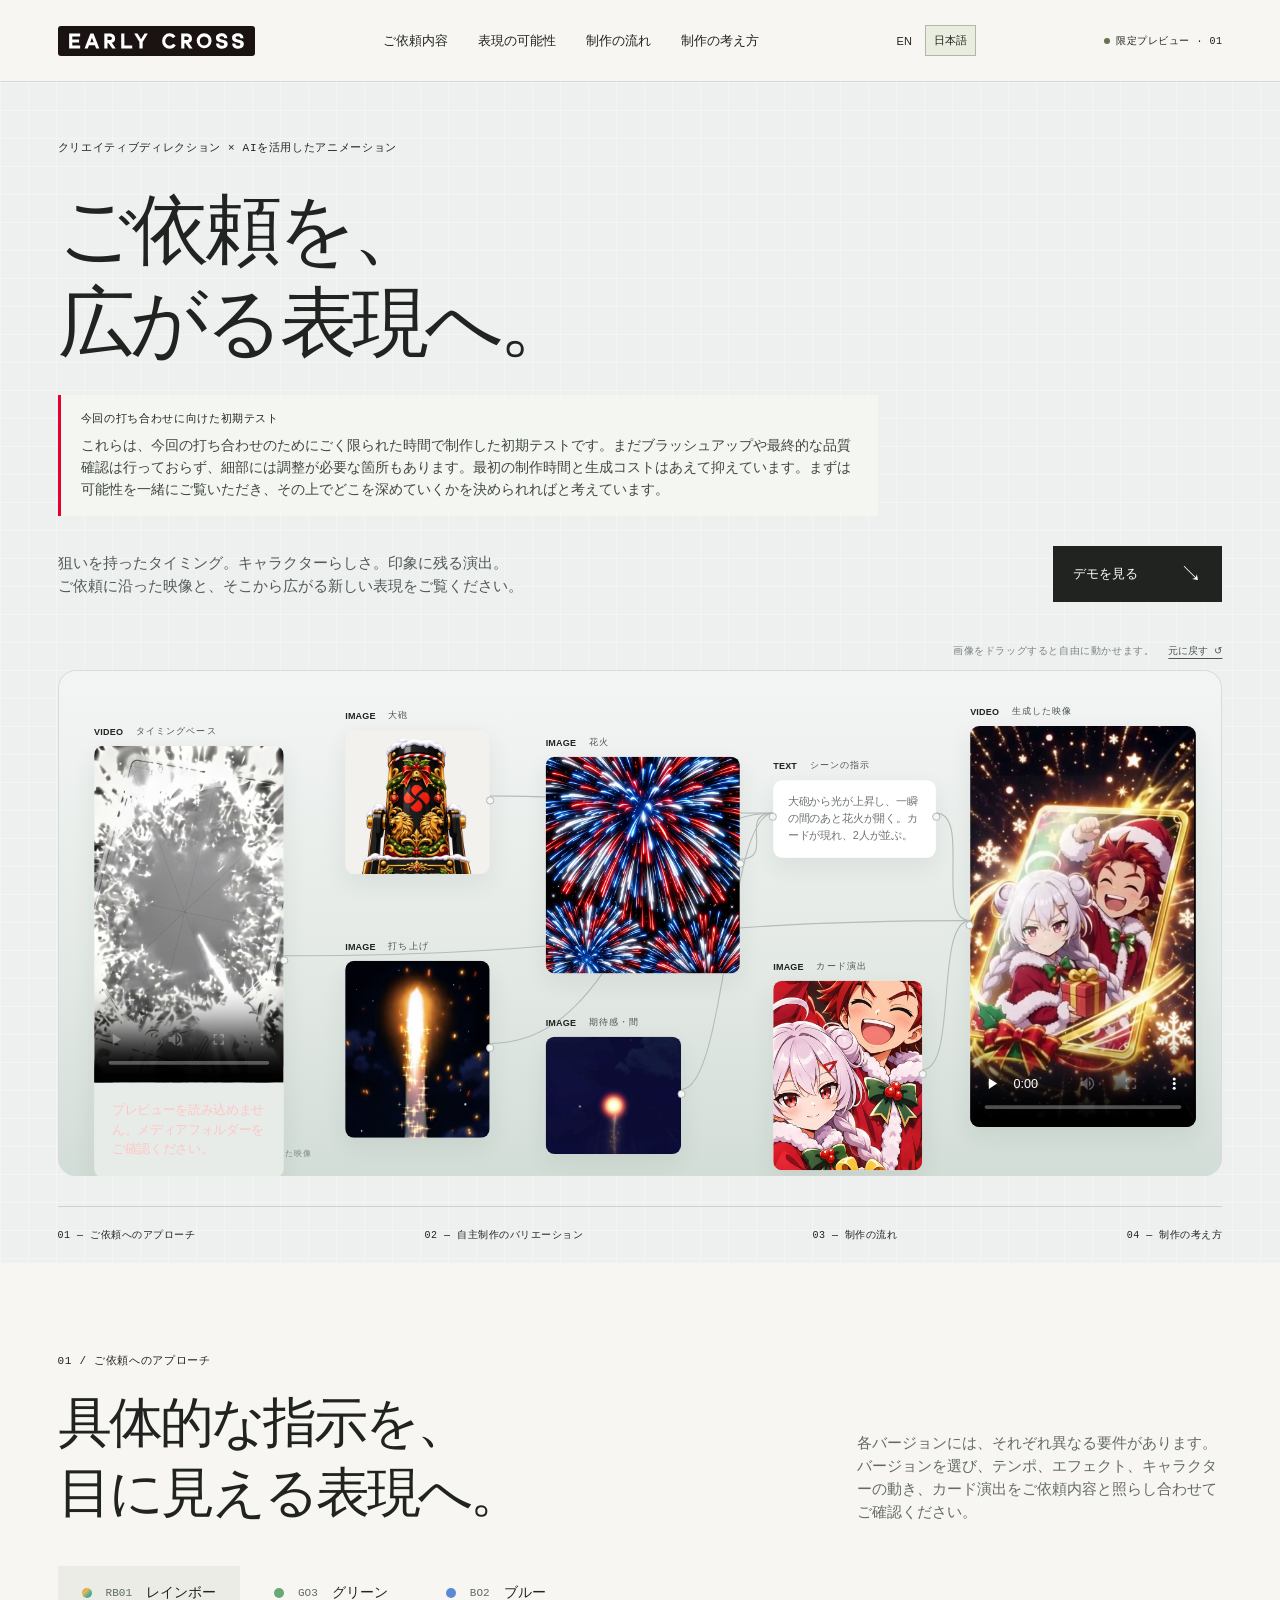
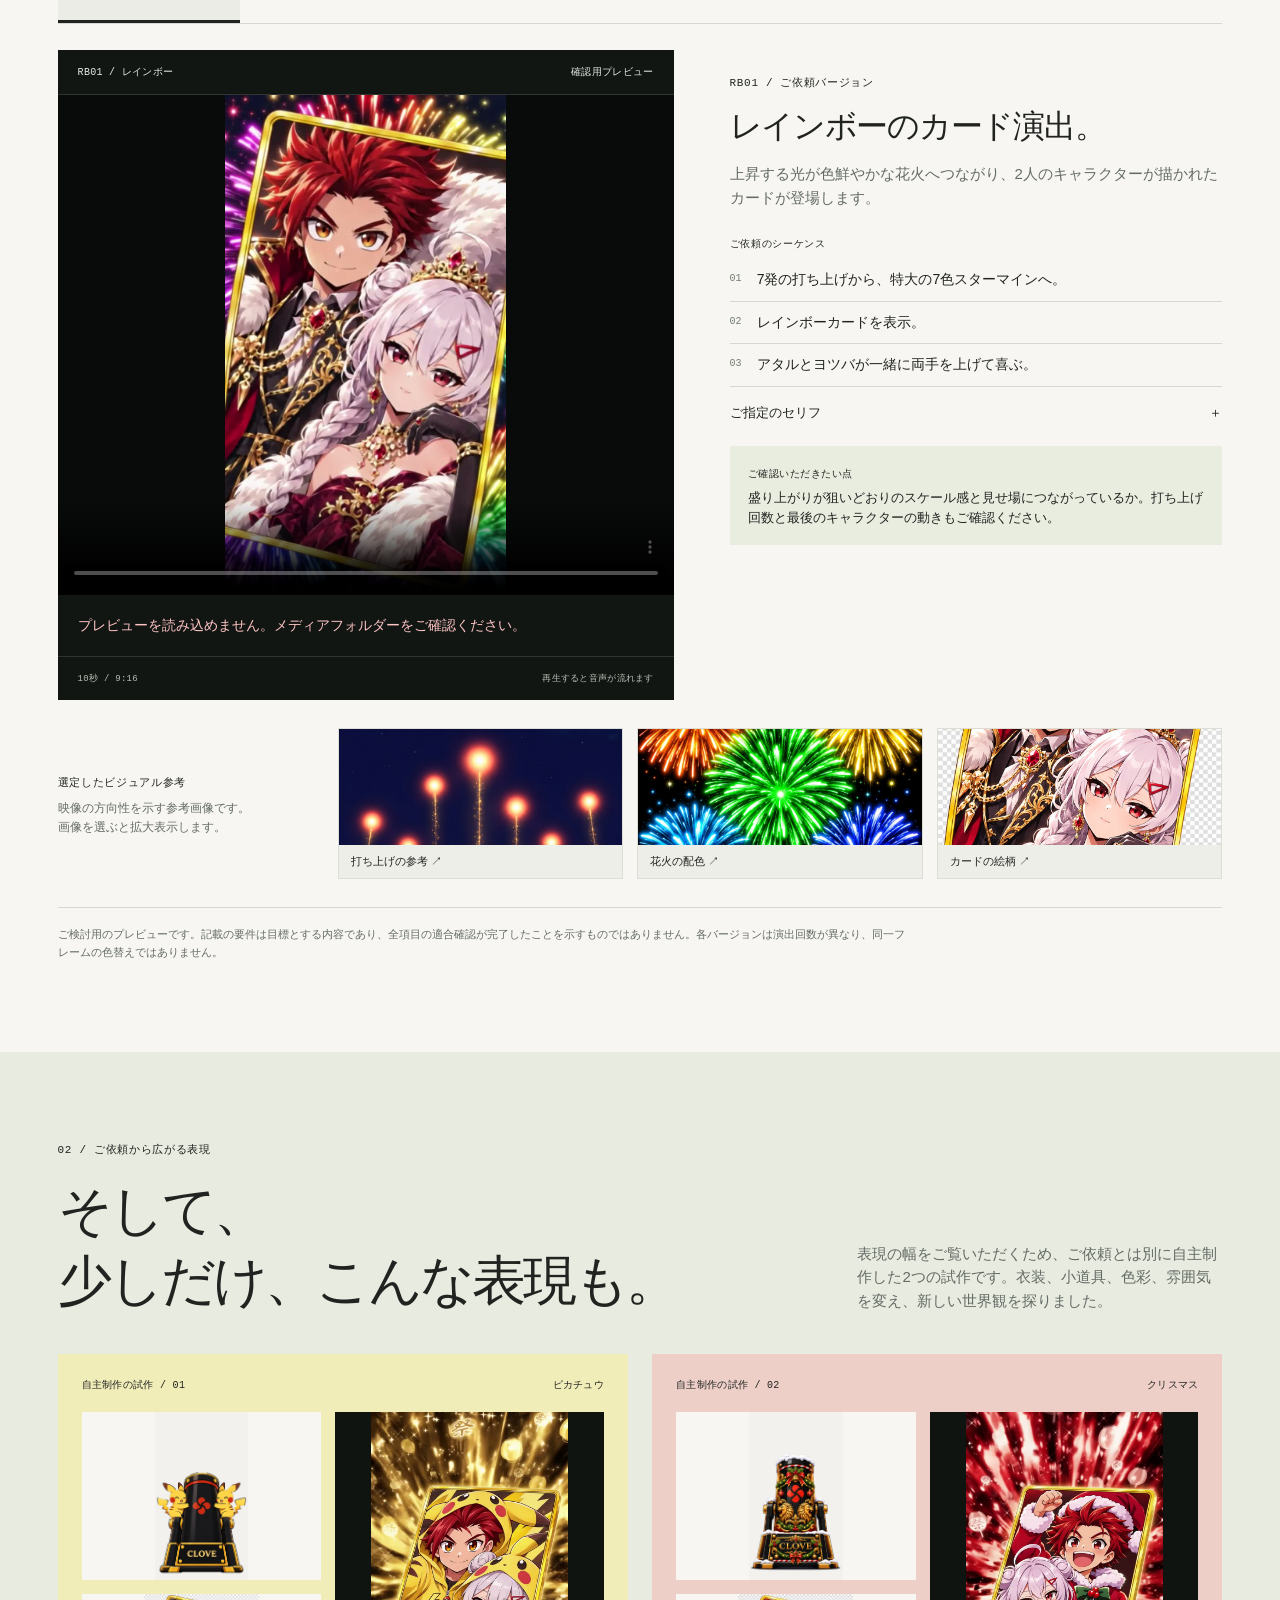
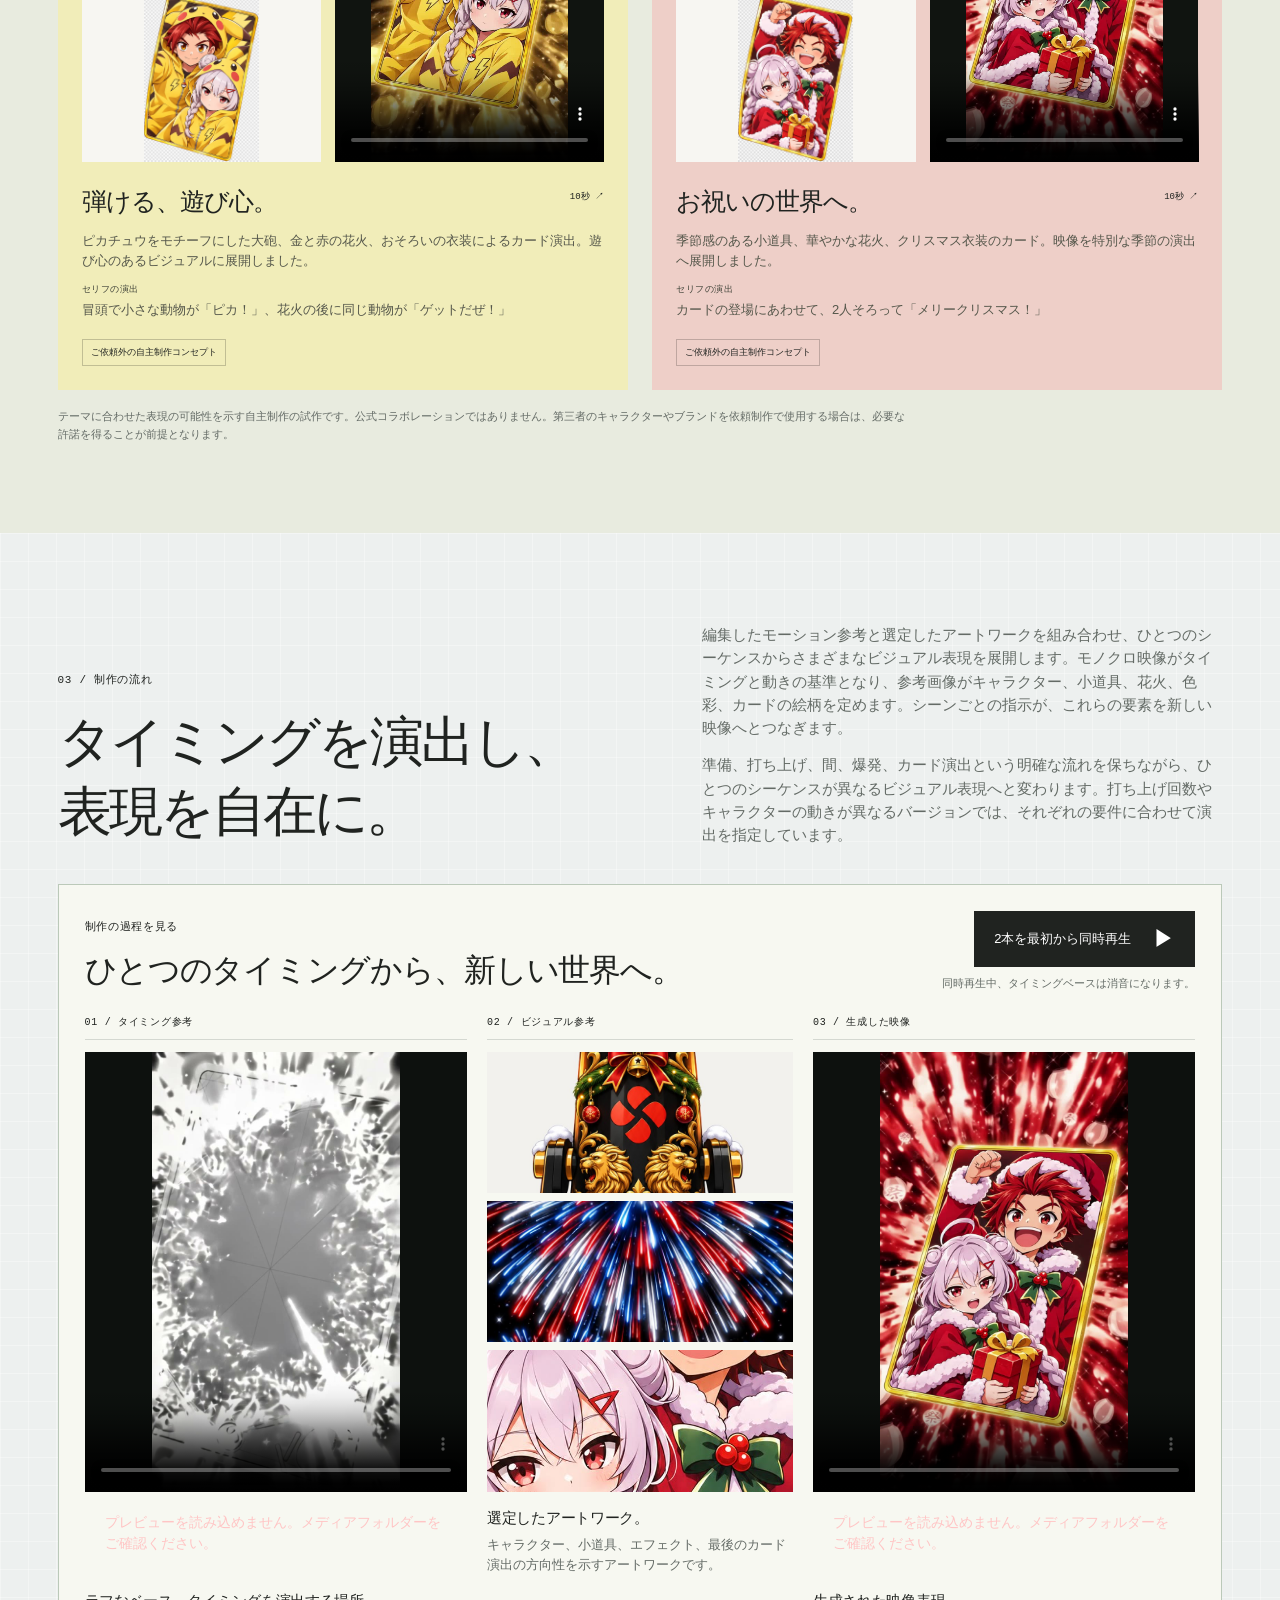
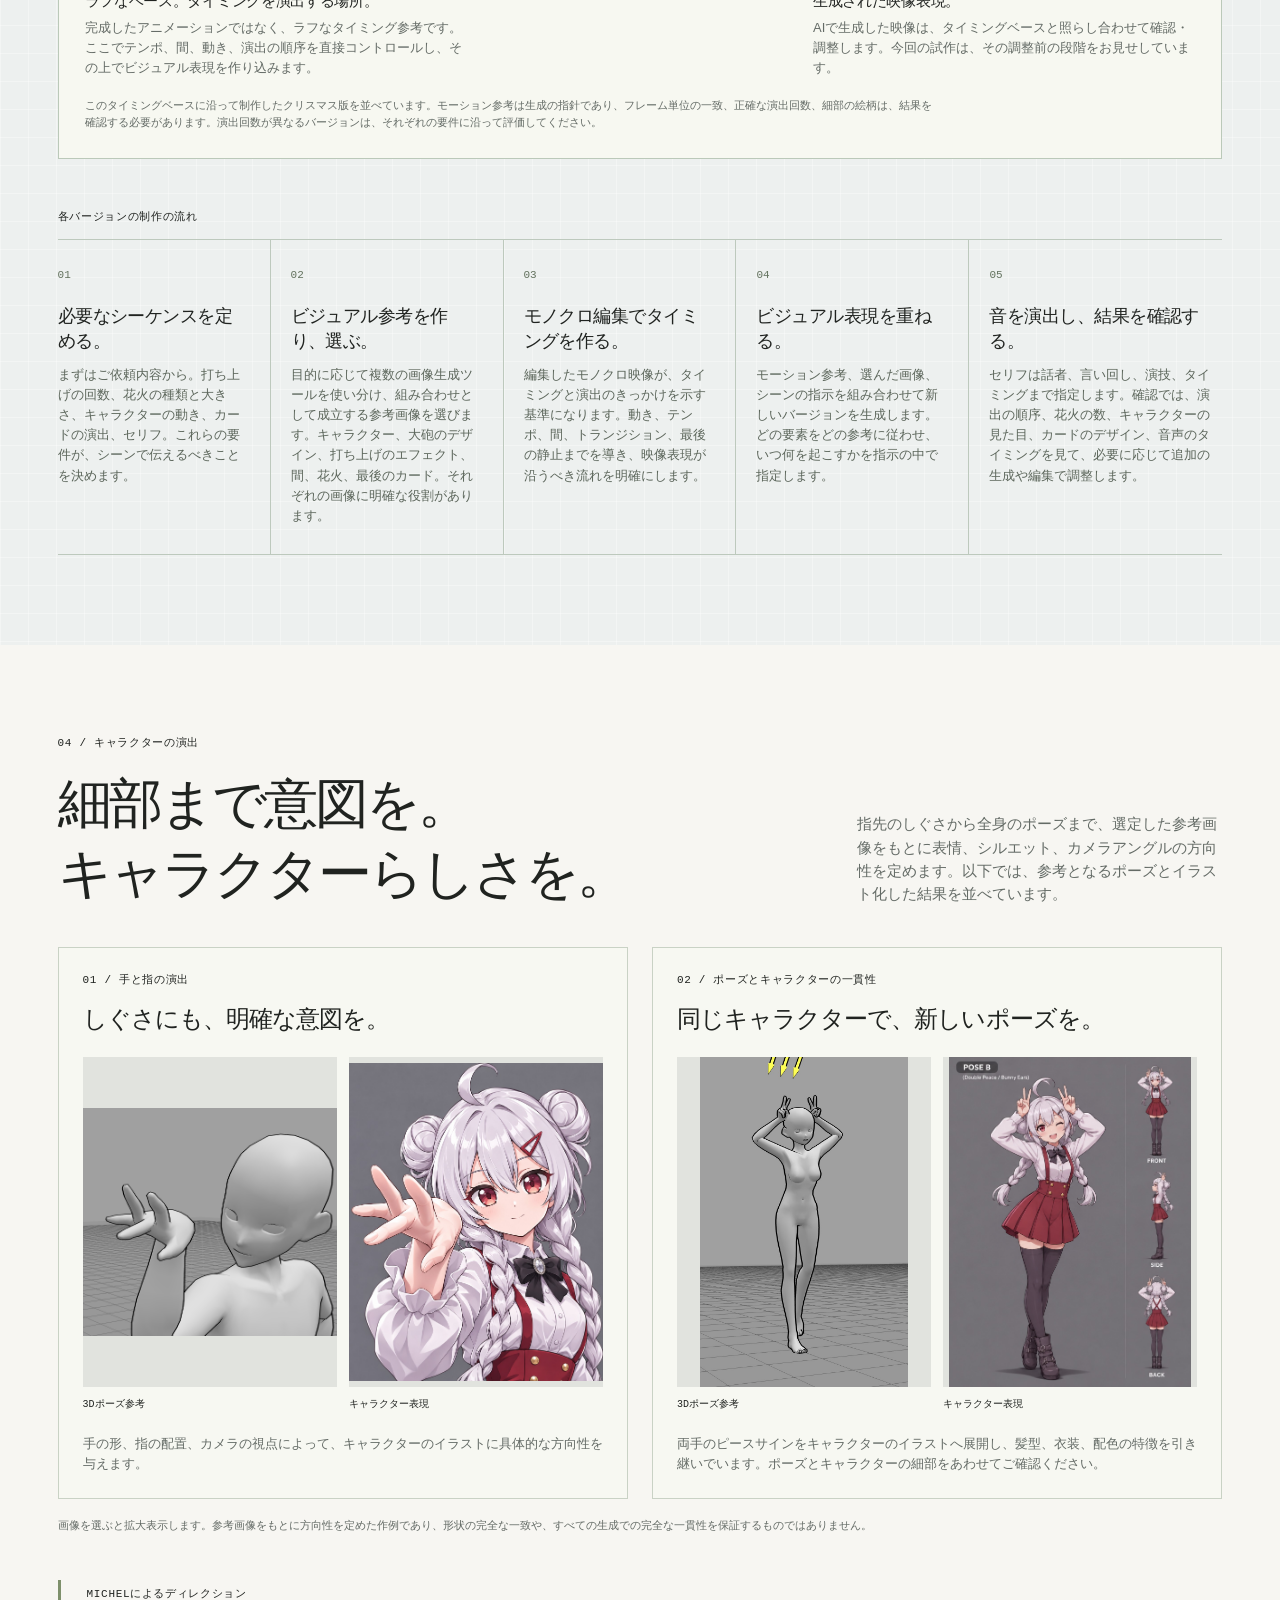
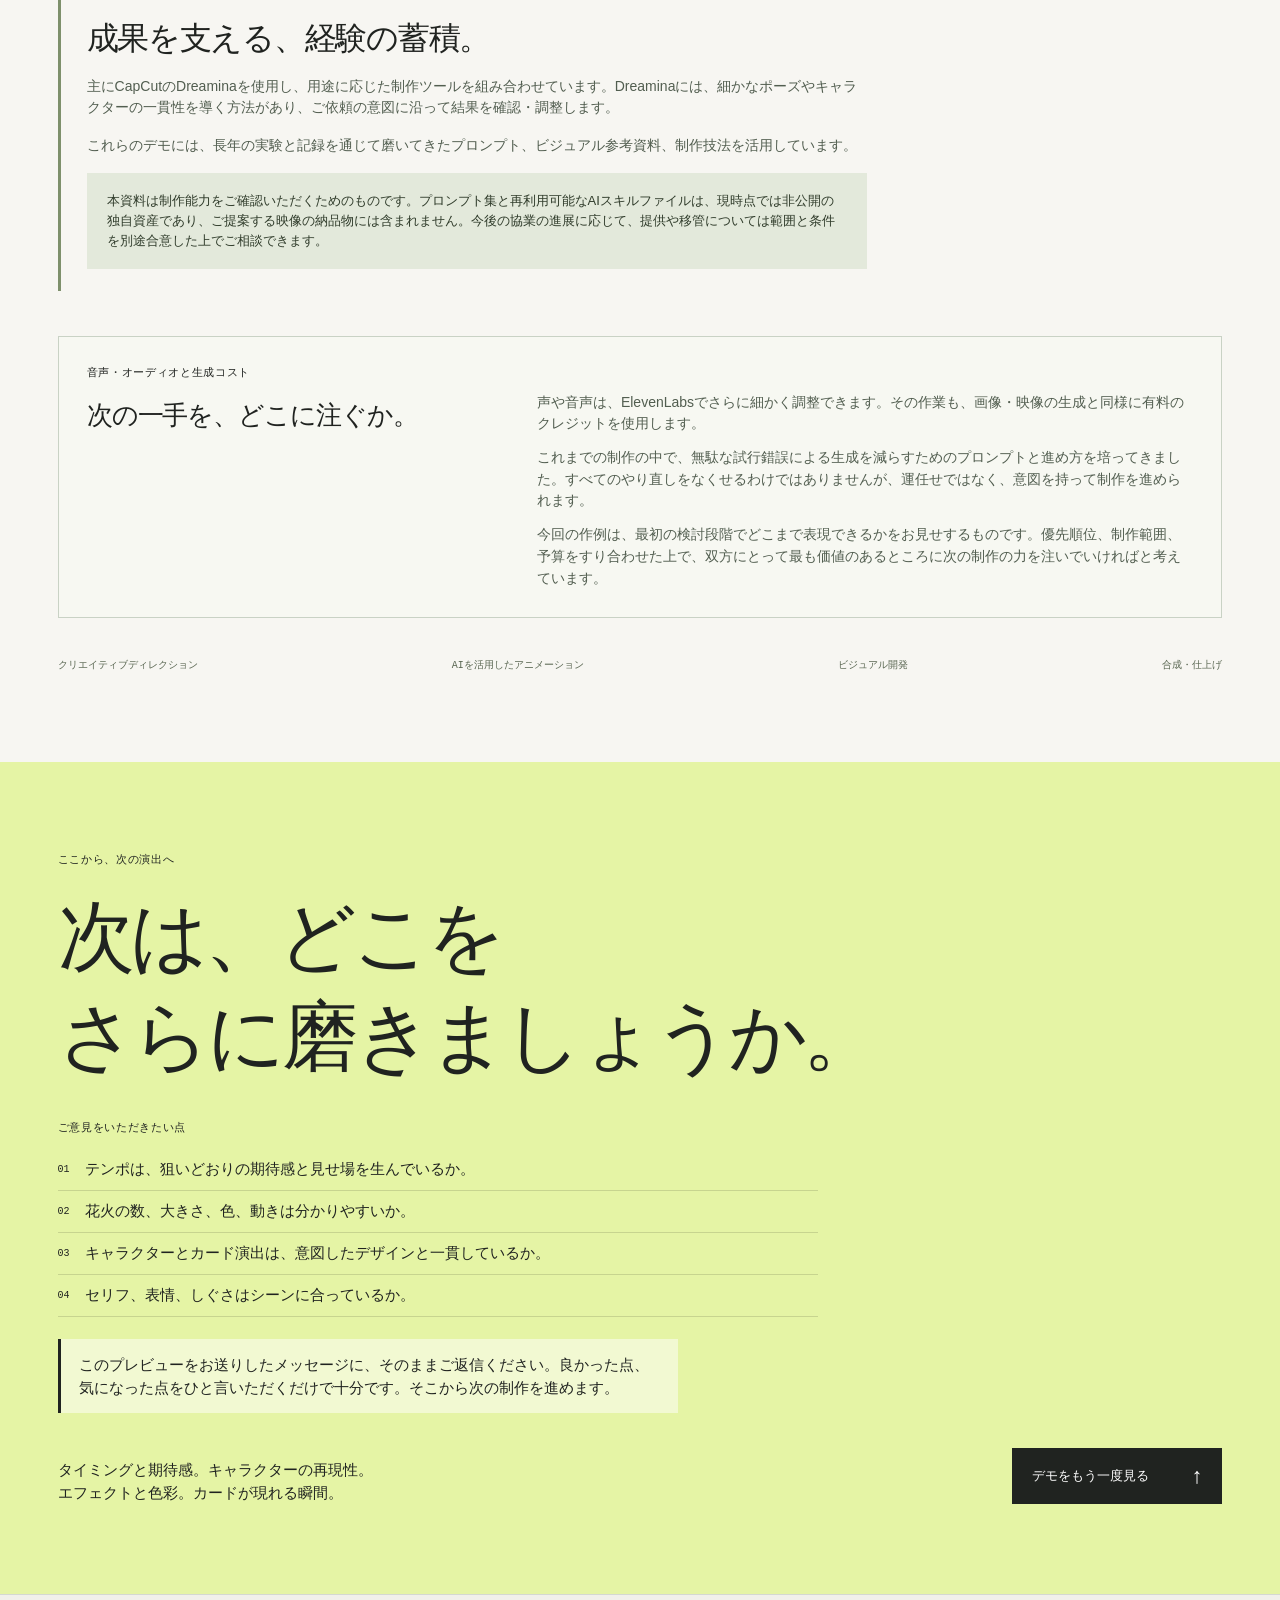
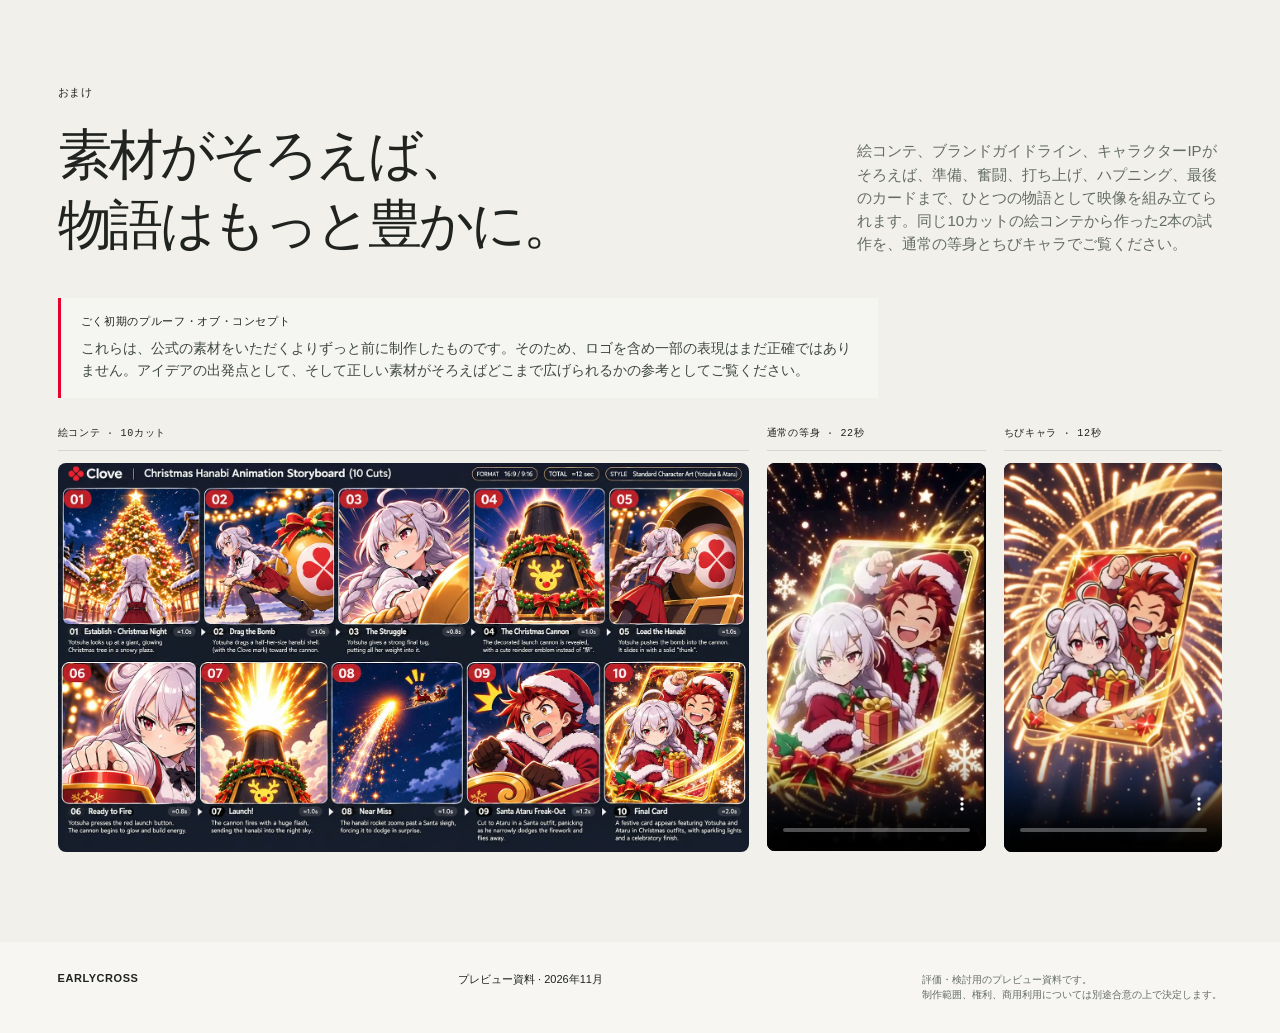
<file: index.html>
<!doctype html>
<html lang="ja">
<head><meta charset="utf-8"><meta name="robots" content="noindex, nofollow"><meta name="viewport" content="width=device-width, initial-scale=1"><meta name="theme-color" content="#edf0ef"><title>EARLYCROSS</title><meta name="description" content="An interactive review of directed animation, visual treatments and creative variations by Michel."><link rel="stylesheet" href="assets/styles.css"><script src="assets/samples.js" defer></script><script src="assets/translations.js" defer></script><script src="assets/app.js" defer></script></head>
<body>
<a class="skip" href="#demos">Skip to demos</a>
<header><a class="wordmark" href="#top" aria-label="EARLYCROSS home"><img class="brand-logo" src="assets/earlycross-logo.svg" alt="EARLYCROSS" width="200" height="30"></a><nav aria-label="Main navigation"><a href="#demos">The brief</a><a href="#possibilities">The possibilities</a><a href="#workflow">The workflow</a><a href="#approach">The approach</a></nav><div class="language-switch" aria-label="Language"><a href="index-en.html" lang="en">EN</a><a href="index.html" lang="ja">日本語</a></div><span class="preview-label"><i></i> PRIVATE PREVIEW · 01</span></header>
<main>
<section class="hero grid-paper" id="top">
<div class="eyebrow">CREATIVE DIRECTION × AI-ASSISTED ANIMATION</div>
<h1>Your brief.<br>A world of <span>possibility.</span></h1>
<aside class="draft-note" aria-label="About these samples"><div class="eyebrow">EARLY TESTS FOR THIS MEETING</div><p>These are early tests I put together for this meeting in a very limited timeframe. They haven’t been refined or quality-checked yet, and some details still need work. I kept the initial time and generation spend modest so we can look at the possibilities together first, then decide what’s worth developing further.</p></aside>
<div class="hero-bottom"><p>Directed timing. Recognisable characters. A considered reveal.<br>Explore the brief-led sequences, then see where else the idea can go.</p><a class="button dark" href="#demos">Explore the demos <span>↘</span></a></div>
<div class="board-tools"><p id="drag-help">Drag any image to move it.</p><button type="button" id="reset-board">Reset ↺</button></div><div class="board-scroll" aria-label="Interactive reference board"><div class="hero-board" aria-describedby="drag-help"><svg class="connections" aria-hidden="true"></svg><article class="workflow-node" data-node="timing" data-to="result" style="left:40px;top:58px;--w:210px;--h:373px"><button type="button" class="node-handle" aria-label="Move timing base"><b>VIDEO</b><span>Timing base</span></button><div class="node-content"><video controls playsinline preload="metadata" poster="assets/media/base-core-v2-poster.jpg" aria-label="Timing base video"><source src="assets/media/base-core-v2.mp4" type="video/mp4"></video></div><i class="port port-in" aria-hidden="true"></i><i class="port port-out" aria-hidden="true"></i></article><article class="workflow-node" data-node="prop" data-to="text" style="left:318px;top:40px;--w:160px;--h:160px"><button type="button" class="node-handle" aria-label="Move cannon"><b>IMAGE</b><span>Cannon</span></button><div class="node-content"><img src="assets/media/christmas-cannon.jpg" alt="Cannon" draggable="false"></div><i class="port port-in" aria-hidden="true"></i><i class="port port-out" aria-hidden="true"></i></article><article class="workflow-node" data-node="launch" data-to="text" style="left:318px;top:296px;--w:160px;--h:196px"><button type="button" class="node-handle" aria-label="Move launch"><b>IMAGE</b><span>Launch</span></button><div class="node-content"><img src="assets/media/eject.jpg" alt="Launch" draggable="false"></div><i class="port port-in" aria-hidden="true"></i><i class="port port-out" aria-hidden="true"></i></article><article class="workflow-node" data-node="effects" data-to="text" style="left:540px;top:70px;--w:215px;--h:240px"><button type="button" class="node-handle" aria-label="Move fireworks"><b>IMAGE</b><span>Fireworks</span></button><div class="node-content"><img src="assets/media/christmas-effects.jpg" alt="Fireworks" draggable="false"></div><i class="port port-in" aria-hidden="true"></i><i class="port port-out" aria-hidden="true"></i></article><article class="workflow-node" data-node="suspense" data-to="text" style="left:540px;top:380px;--w:150px;--h:130px"><button type="button" class="node-handle" aria-label="Move anticipation"><b>IMAGE</b><span>Anticipation</span></button><div class="node-content"><img src="assets/media/suspense.jpg" alt="Anticipation" draggable="false"></div><i class="port port-in" aria-hidden="true"></i><i class="port port-out" aria-hidden="true"></i></article><article class="workflow-node" data-node="text" data-to="result" style="left:792px;top:96px;--w:180px"><button type="button" class="node-handle" aria-label="Move scene direction"><b>TEXT</b><span>Scene direction</span></button><div class="node-content"><p class="node-text">A light rises from the cannon. After a brief pause, the fireworks open. The card appears and the two characters stand together.</p></div><i class="port port-in" aria-hidden="true"></i><i class="port port-out" aria-hidden="true"></i></article><article class="workflow-node" data-node="card" data-to="result" style="left:792px;top:318px;--w:165px;--h:210px"><button type="button" class="node-handle" aria-label="Move card reveal"><b>IMAGE</b><span>Card reveal</span></button><div class="node-content"><img src="assets/media/christmas-card-crop.jpg" alt="Card reveal" draggable="false"></div><i class="port port-in" aria-hidden="true"></i><i class="port port-out" aria-hidden="true"></i></article><article class="workflow-node" data-node="result" style="left:1010px;top:36px;--w:250px;--h:444px"><button type="button" class="node-handle" aria-label="Move generated version"><b>VIDEO</b><span>Generated version</span></button><div class="node-content"><video controls playsinline preload="none" poster="assets/media/bonus-standard-v2-poster.jpg" aria-label="Generated version preview"><source src="assets/media/bonus-standard-v2.mp4" type="video/mp4"></video></div><i class="port port-in" aria-hidden="true"></i><i class="port port-out" aria-hidden="true"></i></article><span class="canvas-caption">TIMING BASE + VISUAL DIRECTION → GENERATED VERSION</span></div></div>
<div class="section-index"><span>01 — RESPONSE TO THE BRIEF</span><span>02 — CREATIVE EXPLORATIONS</span><span>03 — THE WORKFLOW</span><span>04 — THE APPROACH</span></div>
</section>
<section id="demos" class="section demos">
<div class="section-heading"><div><div class="eyebrow">01 / RESPONSE TO THE BRIEF</div><h2>Specific direction.<br>Visible results.</h2></div><p>Each sequence has its own requirements.<br>Select a version and review the pacing, effects, character action and reveal against its brief.</p></div>
<div id="demo-tabs" class="demo-tabs" aria-label="Choose a requested version"></div>
<div class="review-layout">
<div class="stage"><div class="stage-top"><span id="stage-id"></span><span>REVIEW PREVIEW</span></div><video id="main-video" controls playsinline preload="metadata" aria-label="Selected animation preview"></video><p class="media-error" id="main-error" role="status" hidden>This preview is unavailable. Please check the media folder.</p><div class="stage-bottom"><span id="stage-format"></span><span>Press play to hear the dialogue</span></div></div>
<aside class="review-copy"><div class="eyebrow" id="demo-code"></div><h3 id="demo-title"></h3><p id="demo-description" class="lead"></p><div class="brief-label">THE REQUESTED SEQUENCE</div><ol id="requirements" class="requirements"></ol><details><summary>Dialogue in the brief <span>＋</span></summary><div id="dialogue"></div></details><div class="review-note"><span>REVIEW FOCUS</span><p id="review-focus"></p></div></aside>
</div>
<div class="direction-strip"><div><span class="eyebrow">SELECTED VISUAL DIRECTION</span><p>Artwork behind the treatment.<br>Select an image to inspect it.</p></div><div id="reference-images" class="reference-images"></div></div>
<p class="fine-print">Preview renders for discussion. Requirements describe the intended sequence, not a completed acceptance check. These versions have different event counts and are not frame-matched colour swaps.</p>
</section>
<section id="possibilities" class="section possibilities">
<div class="section-heading"><div><div class="eyebrow">02 / BEYOND THE BRIEF</div><h2>And then,<br>a little <em>what if?</em></h2></div><p>Two self-initiated explorations, made to show how the visual world can expand. New costumes, props, palettes and atmosphere—beyond the requested versions.</p></div>
<div class="exploration-grid">
<article class="exploration yellow"><div class="explore-meta"><span>EXTRA EXPLORATION / 01</span><span>PIKACHU</span></div><div class="explore-media"><div class="art-pair"><img src="assets/media/mascot-cannon.jpg" alt="Pikachu-themed cannon reference" loading="lazy"><img src="assets/media/pikachu-card.jpg" alt="Characters wearing Pikachu costumes" loading="lazy"></div><video controls playsinline preload="none" poster="assets/media/pikachu-poster.jpg" aria-label="Pikachu themed animation"><source src="assets/media/pikachu.mp4" type="video/mp4"></video></div><div class="explore-title"><h3>An electric remix.</h3><span>10 SEC ↗</span></div><p>A mascot-inspired cannon, gold-and-red fireworks and a matching costume reveal. A playful change of visual identity.</p><p class="dialogue-direction"><span>DIALOGUE DIRECTION</span>The little animal at the start: 「ピカ！」 After the fireworks: 「ゲットだぜ！」</p><span class="small-tag">CREATOR-INITIATED CONCEPT</span></article>
<article class="exploration pink"><div class="explore-meta"><span>EXTRA EXPLORATION / 02</span><span>CHRISTMAS</span></div><div class="explore-media"><div class="art-pair"><img src="assets/media/christmas-cannon.jpg" alt="Christmas cannon with garlands" loading="lazy"><img src="assets/media/christmas-card.jpg" alt="Characters in festive Christmas costumes" loading="lazy"></div><video controls playsinline preload="none" poster="assets/media/christmas-poster.jpg" aria-label="Christmas themed animation"><source src="assets/media/christmas.mp4" type="video/mp4"></video></div><div class="explore-title"><h3>A festive new world.</h3><span>10 SEC ↗</span></div><p>Seasonal props, festive fireworks and a Christmas costume card. The sequence becomes a different occasion.</p><p class="dialogue-direction"><span>DIALOGUE DIRECTION</span>The girl and boy together, as the card appears: 「メリークリスマス！」</p><span class="small-tag">CREATOR-INITIATED CONCEPT</span></article>
</div><p class="fine-print">Independent creative studies showing the possibilities of a themed treatment. These are not official collaborations. Any commissioned use of third-party characters or brands would require the appropriate permissions.</p>
</section>
<section id="workflow" class="section workflow grid-paper">
<div class="section-heading"><div><div class="eyebrow">03 / THE WORKFLOW</div><h2>Directed timing.<br>Flexible <em>visual treatments.</em></h2></div><div class="workflow-intro"><p>I combine edited motion references with selected artwork to develop different visual versions of a sequence. A monochrome video provides the timing and movement guide. Reference images define the characters, props, fireworks, colours and card artwork. Written scene directions connect these elements into the new video.</p><p>The examples show how a sequence can take on different visual treatments while keeping a clear progression: preparation, launch, anticipation, explosion and reveal. Where the brief calls for different shot counts or character actions, those events are specified for that version.</p></div></div>
<div class="compare">
<div class="compare-head"><div><div class="eyebrow">WATCH THE DEVELOPMENT</div><h3>One timing base. A new visual world.</h3></div><div class="compare-actions"><button type="button" id="play-both" class="button dark">Play both from the start <span>▶</span></button><p>The timing base is muted during side-by-side playback.</p></div></div>
<div class="compare-grid">
<figure class="compare-col"><div class="compare-label">01 / TIMING REFERENCE</div><video id="compare-base" controls playsinline preload="metadata" poster="assets/media/base-core-v2-poster.jpg" aria-label="Timing base video"><source src="assets/media/base-core-v2.mp4" type="video/mp4"></video><figcaption><strong>A rough base. A place to direct the timing.</strong><span>This is a rough timing reference, not a finished animation. It’s where I directly control the pacing, pauses, movement and order of events, before the visual treatment is developed.</span></figcaption></figure>
<figure class="compare-col"><div class="compare-label">02 / VISUAL DIRECTION</div><div class="compare-art"><button type="button" data-inspect="assets/media/christmas-cannon.jpg" data-caption="Cannon design"><img src="assets/media/christmas-cannon.jpg" alt="Cannon design" loading="lazy"></button><button type="button" data-inspect="assets/media/christmas-effects.jpg" data-caption="Fireworks"><img src="assets/media/christmas-effects.jpg" alt="Fireworks" loading="lazy"></button><button type="button" data-inspect="assets/media/christmas-card.jpg" data-caption="Card artwork"><img src="assets/media/christmas-card-crop.jpg" alt="Card artwork" loading="lazy"></button></div><figcaption><strong>Selected artwork.</strong><span>A selection of artwork showing the intended characters, props, effects and final reveal.</span></figcaption></figure>
<figure class="compare-col"><div class="compare-label">03 / GENERATED VERSION</div><video id="compare-result" controls playsinline preload="metadata" poster="assets/media/christmas-poster.jpg" aria-label="Generated Christmas version"><source src="assets/media/christmas.mp4" type="video/mp4"></video><figcaption><strong>The resulting treatment.</strong><span>The AI-generated version is then checked against the timing base and refined. These tests show the approach before that refinement work.</span></figcaption></figure>
</div>
<p class="fine-print">Shown with the Christmas exploration, which follows this timing base. The motion reference guides generation; matching exact frames, precise event counts or detailed artwork still requires checking the result. Versions with different event counts should be assessed against their own sequence requirements.</p>
</div>
<div class="steps-heading eyebrow">HOW I DEVELOP EACH VERSION</div>
<div class="steps">
<article><span>01</span><h3>Define the required sequence.</h3><p>I begin with the brief: the number of launches, the type and scale of each firework, the character actions, the card reveal and the dialogue. These requirements establish what the scene needs to communicate.</p></article>
<article><span>02</span><h3>Develop and select the visual references.</h3><p>I use different image-generation tools according to the visual task, then select references that work together. Each image has a specific role: character identity, cannon design, launch effects, suspense, fireworks or the final card.</p></article>
<article><span>03</span><h3>Establish timing with a monochrome edit.</h3><p>The edited monochrome video acts as a timing and event-cue reference. It guides the movement, pacing, anticipation, transitions and final hold, giving the visual treatment a defined sequence to follow.</p></article>
<article><span>04</span><h3>Apply the visual treatment.</h3><p>I combine the motion reference, selected images and scene directions to generate the new version. The directions identify which reference governs each element and when each event should happen.</p></article>
<article><span>05</span><h3>Direct sound and review the result.</h3><p>Dialogue is specified by speaker, exact wording, delivery and cue. Review checks the event order, firework count, character appearance, card design and audio timing, with further generation or editing where needed.</p></article>
</div>
</section>
<section id="approach" class="section approach">
<div class="section-heading"><div><div class="eyebrow">04 / CHARACTER DIRECTION</div><h2>Fine detail.<br>Familiar character.</h2></div><p>From a finger gesture to a full-body pose, selected references help direct the character’s expression, silhouette and camera angle. The examples below show the reference beside the illustrated result.</p></div>
<div class="pose-grid">
<article class="pose-study"><div class="eyebrow">01 / HAND & FINGER DIRECTION</div><h3>A gesture with intention.</h3><div class="pose-pair"><figure><button type="button" data-inspect="assets/media/hand-pose-base.jpg" data-caption="3D hand-pose reference"><img src="assets/media/hand-pose-base.jpg" alt="3D hand-pose reference" loading="lazy"></button><figcaption>3D pose reference</figcaption></figure><figure><button type="button" data-inspect="assets/media/hand-pose-result.jpg" data-caption="Illustrated hand-pose result"><img src="assets/media/hand-pose-result.jpg" alt="Illustrated hand-pose result" loading="lazy"></button><figcaption>Character treatment</figcaption></figure></div><p>Hand shape, finger placement and camera perspective provide a specific visual direction for the illustrated character.</p></article>
<article class="pose-study"><div class="eyebrow">02 / POSE & CHARACTER CONSISTENCY</div><h3>The same character. A new pose.</h3><div class="pose-pair"><figure><button type="button" data-inspect="assets/media/bunny-pose-base.jpg" data-caption="3D bunny-ear pose reference"><img src="assets/media/bunny-pose-base.jpg" alt="3D bunny-ear pose reference" loading="lazy"></button><figcaption>3D pose reference</figcaption></figure><figure><button type="button" data-inspect="assets/media/bunny-pose-result.jpg" data-caption="Illustrated bunny-ear pose result"><img src="assets/media/bunny-pose-result.jpg" alt="Illustrated bunny-ear pose result" loading="lazy"></button><figcaption>Character treatment</figcaption></figure></div><p>The double-peace gesture becomes a character illustration, with recognisable hair, costume and colour cues. Review the pose and character details together.</p></article>
</div><p class="fine-print">Select an image to inspect it. These are reference-guided examples, not a guarantee of identical geometry or perfect consistency in every generation.</p>
<div class="expertise-note"><div class="eyebrow">DIRECTED BY MICHEL</div><h3>Experience behind the result.</h3><p>I primarily use Dreamina by CapCut, alongside selected creative tools. Dreamina offers ways to guide detailed poses and character consistency; each result is reviewed and refined for the intended brief.</p><p>These demonstrations draw on years of experimentation and documentation: prompts, visual references and production techniques refined over time.</p><p class="scope-boundary">This presentation demonstrates production capabilities. My prompt library and reusable AI skill files are private, proprietary materials for now and are not part of the proposed video deliverables. Future access or transfer can be discussed as the collaboration develops, under separately agreed terms.</p></div>
<div class="next-round"><div class="eyebrow">VOICE, AUDIO & GENERATION COSTS</div><h3>Where the next round goes.</h3><div class="next-round-copy"><p>Voices and audio can be tuned much further in ElevenLabs. That work, like the image and video generation, runs on paid credits.</p><p>Over time I’ve built prompts and working methods that cut down unnecessary trial-and-error generation. They don’t remove every retry, but they keep the process deliberate rather than a gamble.</p><p>These drafts show how far a first exploration can go. Once we agree on priorities, scope and budget, we can put the next round of effort where it brings the most value for both sides.</p></div></div>
<div class="capabilities"><span>CREATIVE DIRECTION</span><span>AI-ASSISTED ANIMATION</span><span>VISUAL DEVELOPMENT</span><span>COMPOSITING & FINISHING</span></div>
</section>
<section class="closing section"><div class="eyebrow">THE CONVERSATION STARTS HERE</div><h2>What should we<br>push <em>further?</em></h2><div class="feedback"><div class="eyebrow">WHAT I WOULD LIKE FEEDBACK ON</div><ol><li>Does the pacing create the intended anticipation and payoff?</li><li>Are the firework count, size, colour and behaviour clear?</li><li>Are the characters and card reveal consistent with the intended design?</li><li>Are the spoken lines, expressions and gestures right for the scene?</li></ol><p class="reply-note">Just reply to the message this preview came with. A few words on what works and what doesn’t is plenty, and I’ll take the next round from there.</p></div><div class="closing-bottom"><p>Timing and anticipation. Character fidelity.<br>Effects and colour. The moment of reveal.</p><a class="button dark" href="#demos">Revisit the demos <span>↑</span></a></div></section>
<section class="bonus section"><div class="section-heading"><div><div class="eyebrow">ONE MORE THING</div><h2>More context.<br>A fuller <em>story.</em></h2></div><p>With a storyboard, brand guidelines and the character IP in hand, a sequence can carry a real story: the setup, the struggle, the launch, a surprise and the final card. Two quick drafts from the same 10-cut storyboard, one in the standard character style and one in chibi style.</p></div>
<aside class="draft-note bonus-note"><div class="eyebrow">A VERY EARLY PROOF OF CONCEPT</div><p>I made these well before I received any official assets, so some details, including the logo, aren’t right yet. They show where the idea started, and how far it can go once the right materials are in place.</p></aside>
<div class="bonus-grid">
<figure class="bonus-board"><div class="compare-label">STORYBOARD · 10 CUTS</div><button type="button" data-inspect="assets/media/bonus-storyboard.jpg" data-caption="Christmas hanabi storyboard, 10 cuts"><img src="assets/media/bonus-storyboard.jpg" alt="Christmas hanabi storyboard, 10 cuts" loading="lazy"></button></figure>
<figure class="bonus-std"><div class="compare-label">STANDARD STYLE · 22 SEC</div><video controls playsinline preload="none" poster="assets/media/bonus-standard-v2-poster.jpg" aria-label="Standard style draft"><source src="assets/media/bonus-standard-v2.mp4" type="video/mp4"></video></figure>
<figure class="bonus-chibi"><div class="compare-label">CHIBI STYLE · 12 SEC</div><video controls playsinline preload="none" poster="assets/media/bonus-chibi-poster.jpg" aria-label="Chibi style draft"><source src="assets/media/bonus-chibi.mp4" type="video/mp4"></video></figure>
</div></section>
</main><footer><strong>EARLYCROSS</strong><span>Preview · November 2026</span><p>Preview material for evaluation only.<br>Scope, rights and commercial use subject to agreement.</p></footer>
<dialog id="image-dialog"><div class="dialog-head"><span id="image-caption"></span><button id="close-dialog" aria-label="Close image">Close ×</button></div><img id="full-image" alt=""></dialog>
</body></html>
</file>
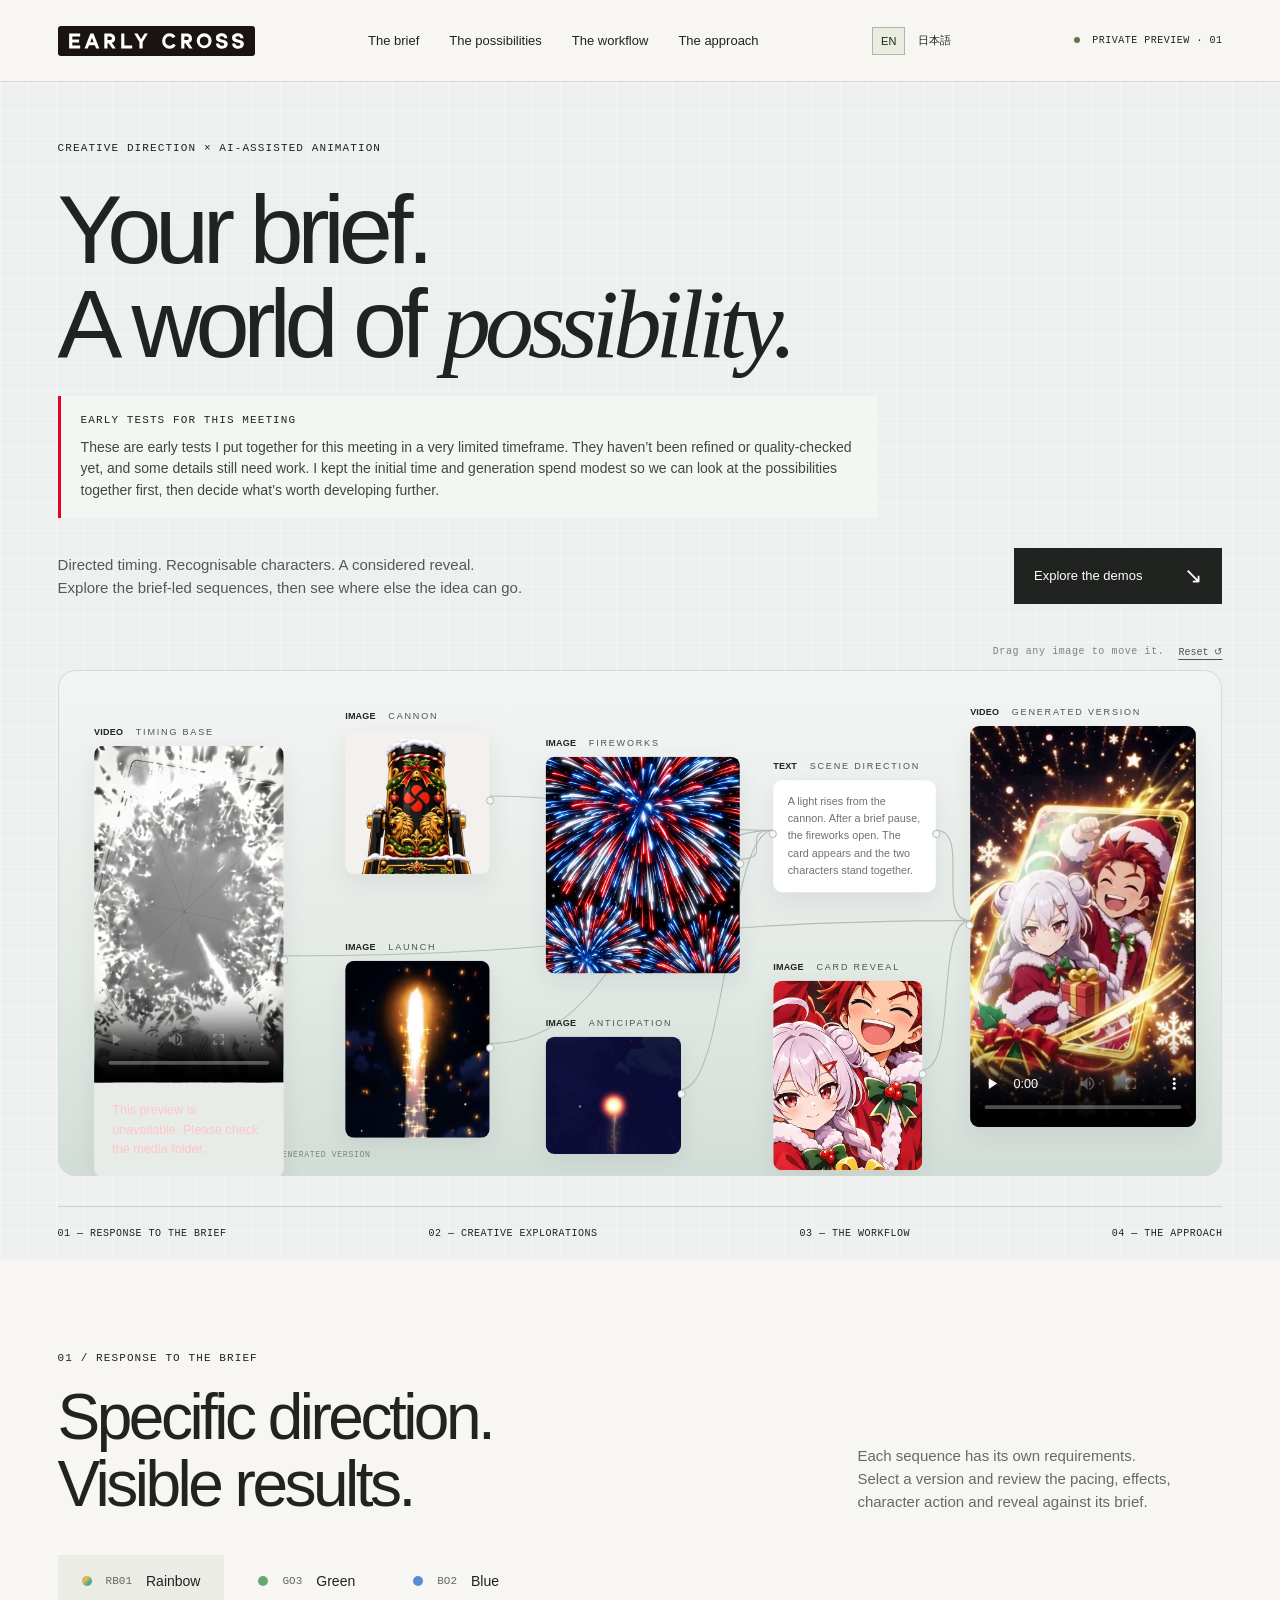
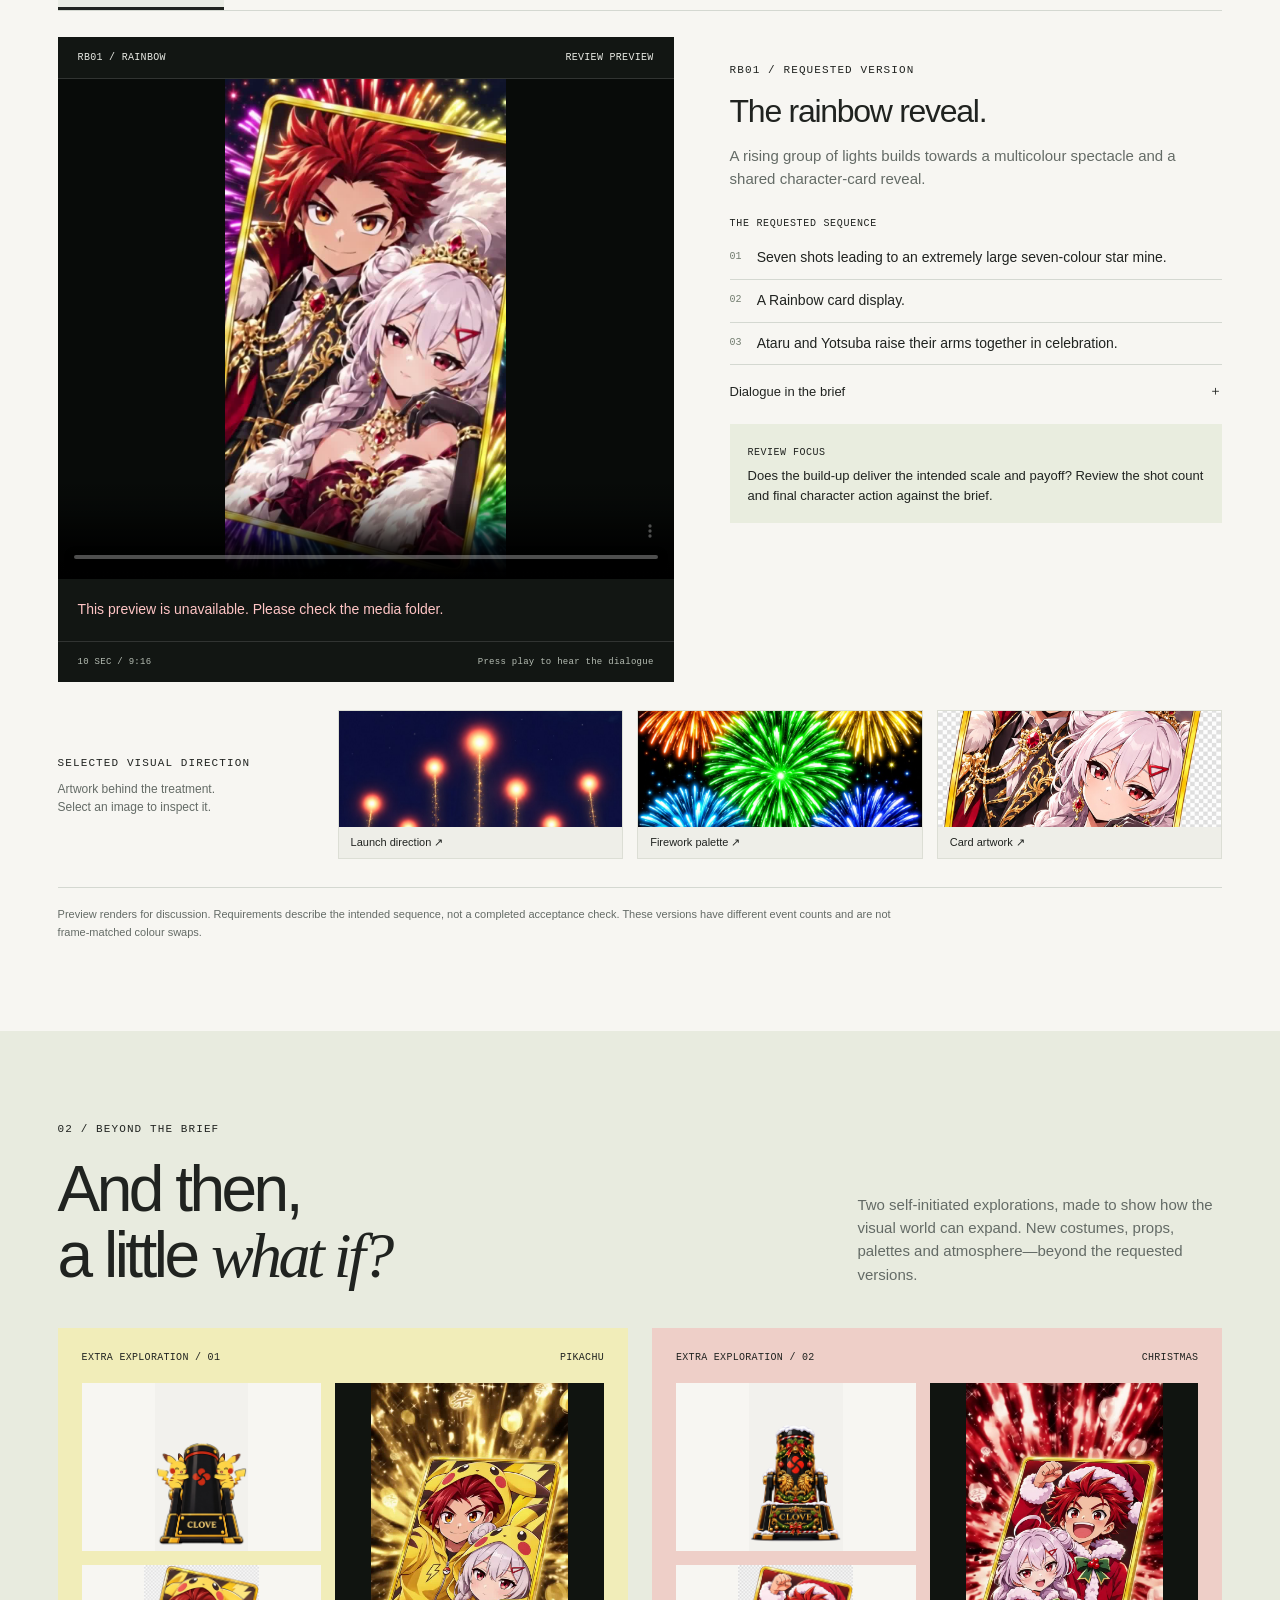
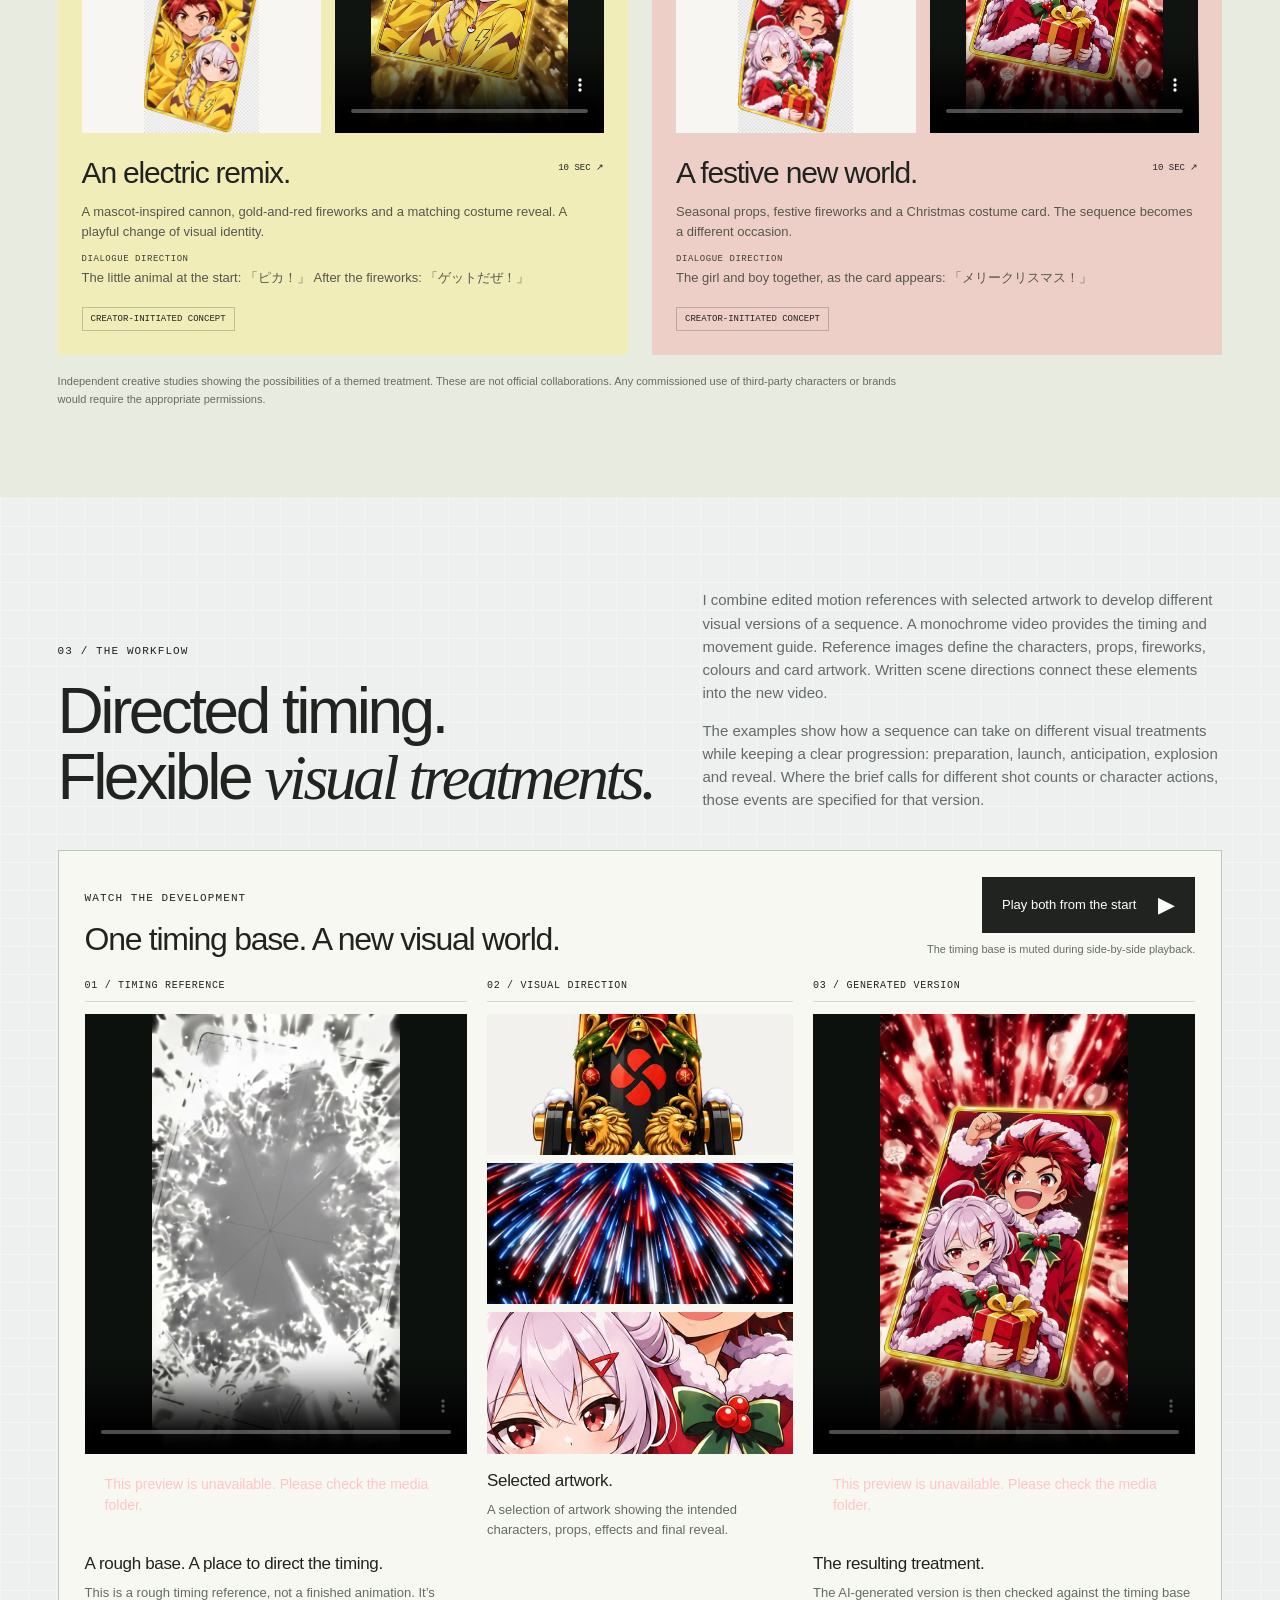
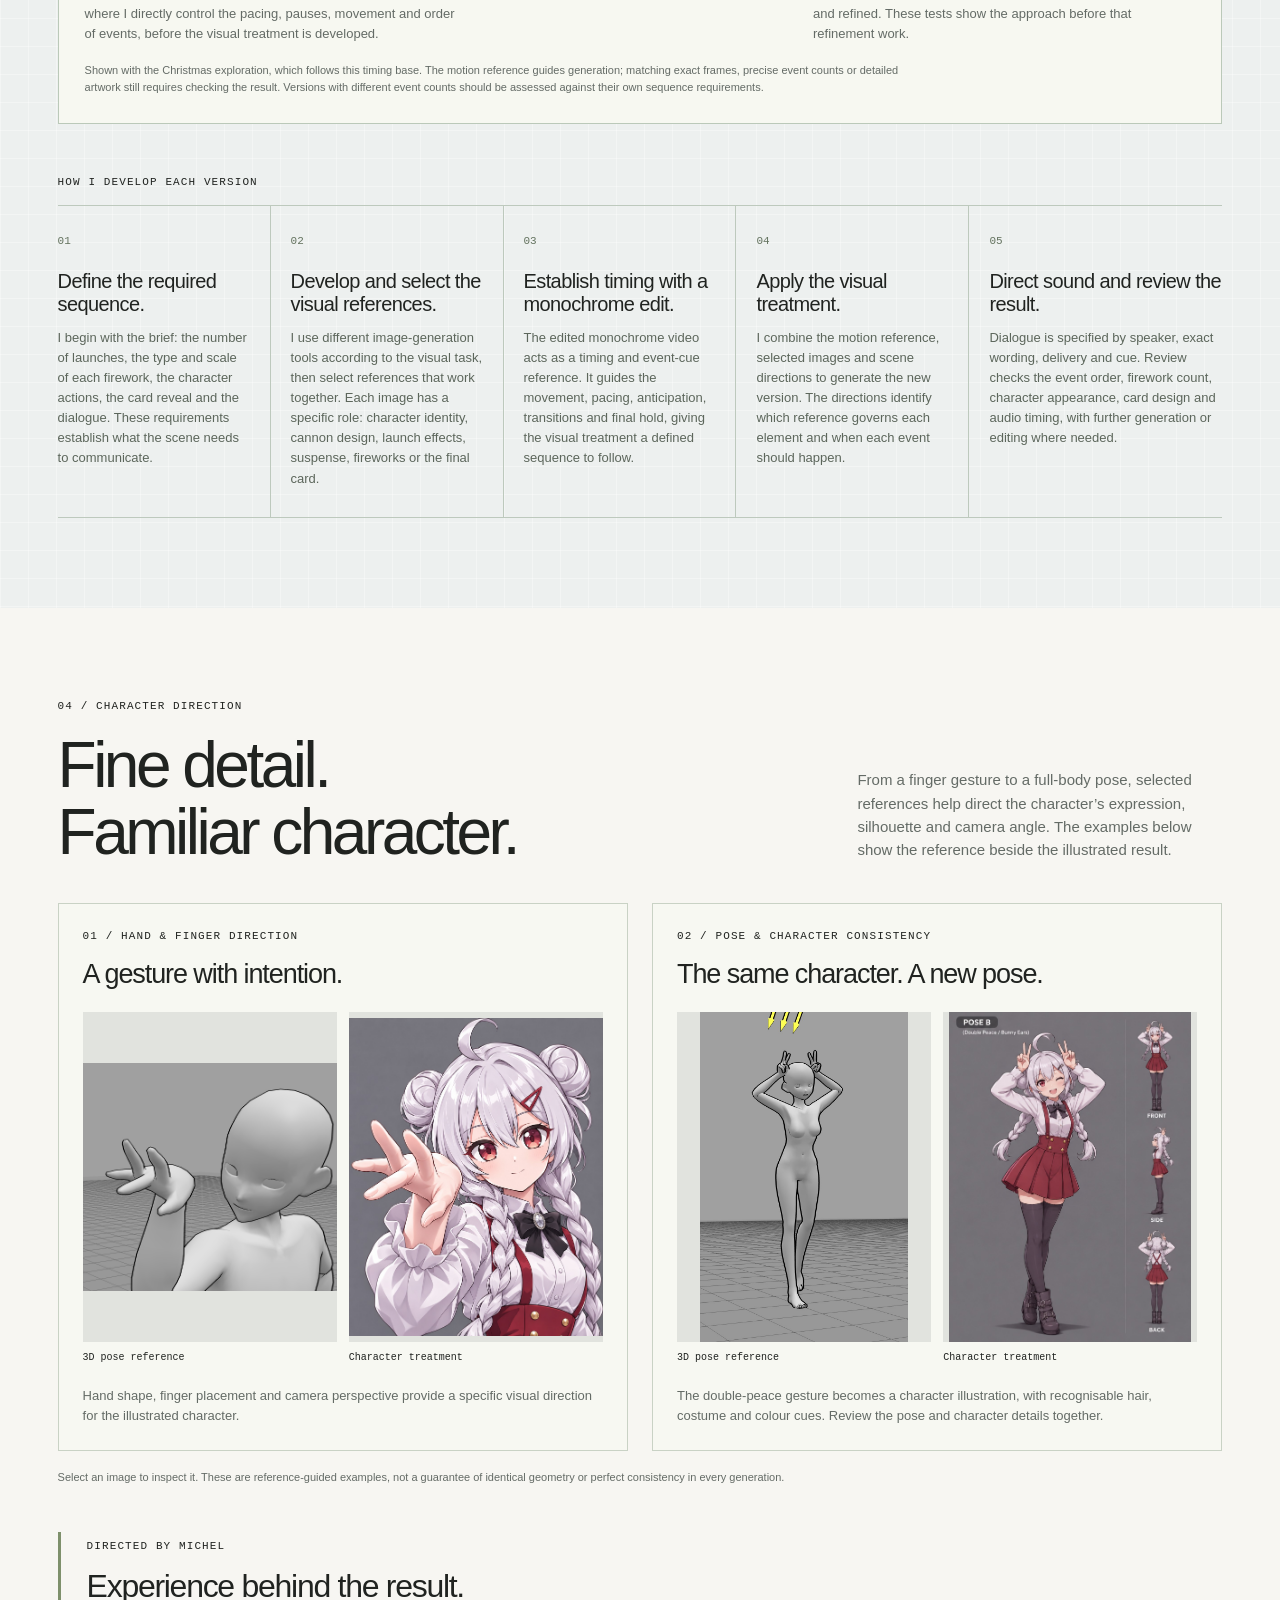
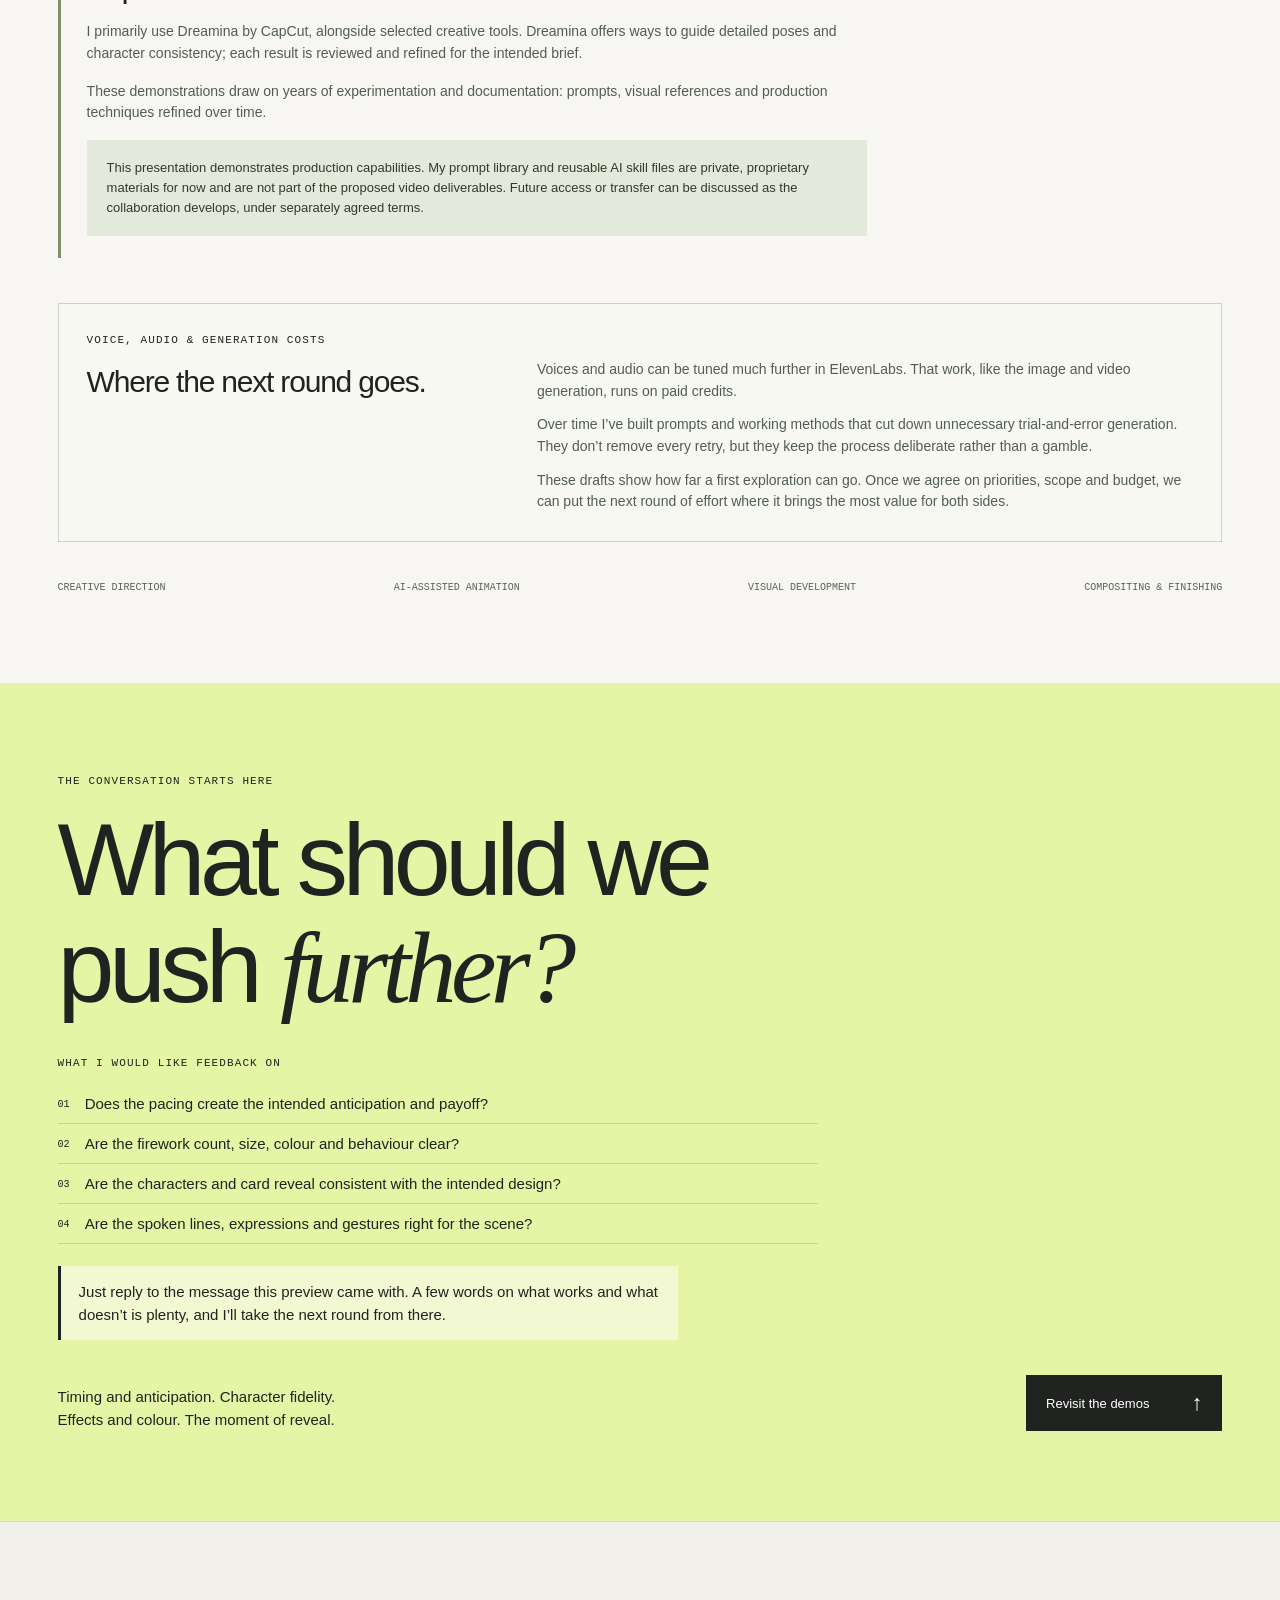
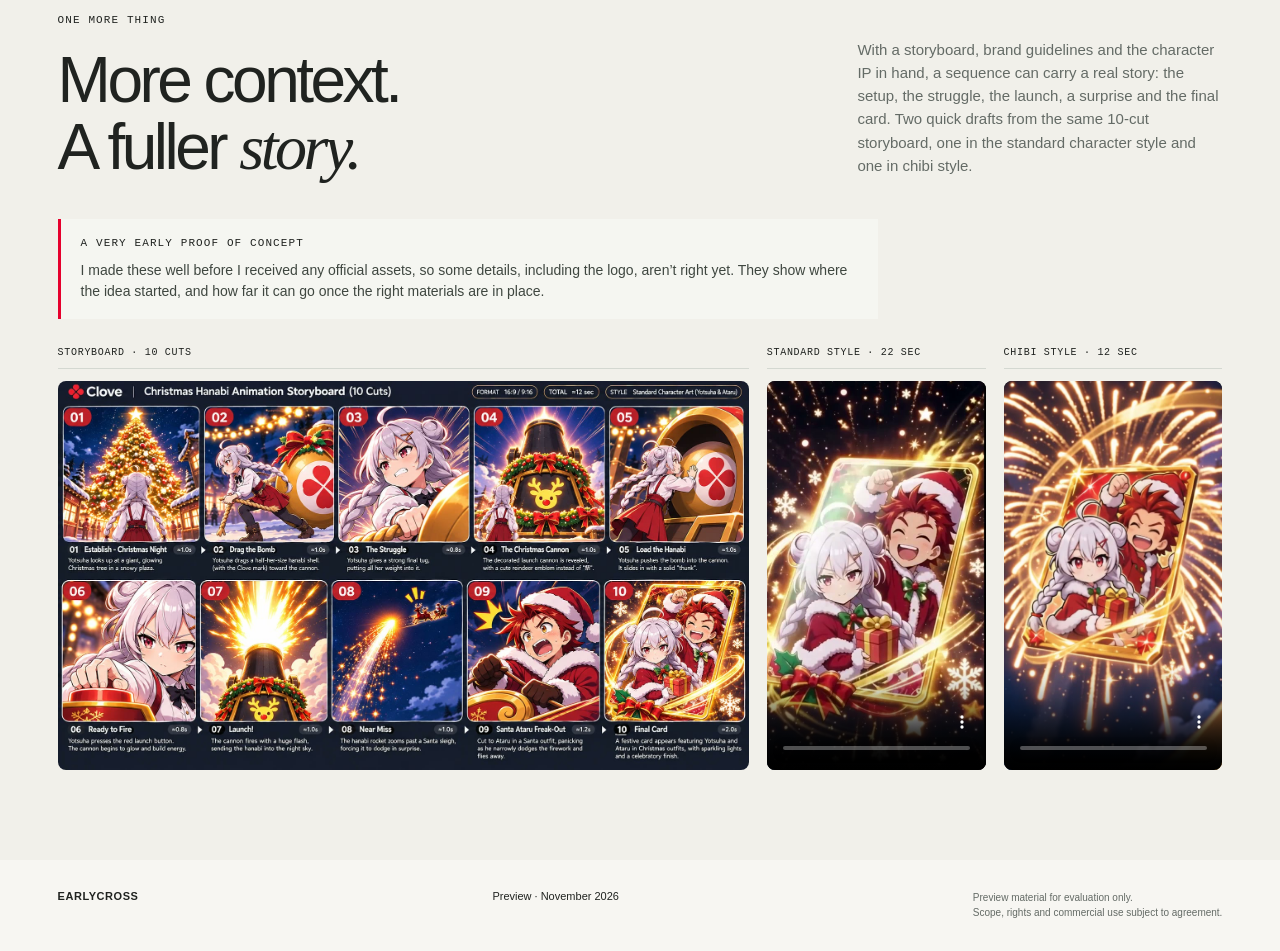
<file: index-en.html>
<!doctype html>
<html lang="en">
<head><meta charset="utf-8"><meta name="robots" content="noindex, nofollow"><meta name="viewport" content="width=device-width, initial-scale=1"><meta name="theme-color" content="#edf0ef"><title>EARLYCROSS</title><meta name="description" content="An interactive review of directed animation, visual treatments and creative variations by Michel."><link rel="stylesheet" href="assets/styles.css"><script src="assets/samples.js" defer></script><script src="assets/translations.js" defer></script><script src="assets/app.js" defer></script></head>
<body>
<a class="skip" href="#demos">Skip to demos</a>
<header><a class="wordmark" href="#top" aria-label="EARLYCROSS home"><img class="brand-logo" src="assets/earlycross-logo.svg" alt="EARLYCROSS" width="200" height="30"></a><nav aria-label="Main navigation"><a href="#demos">The brief</a><a href="#possibilities">The possibilities</a><a href="#workflow">The workflow</a><a href="#approach">The approach</a></nav><div class="language-switch" aria-label="Language"><a href="index-en.html" lang="en">EN</a><a href="index.html" lang="ja">日本語</a></div><span class="preview-label"><i></i> PRIVATE PREVIEW · 01</span></header>
<main>
<section class="hero grid-paper" id="top">
<div class="eyebrow">CREATIVE DIRECTION × AI-ASSISTED ANIMATION</div>
<h1>Your brief.<br>A world of <span>possibility.</span></h1>
<aside class="draft-note" aria-label="About these samples"><div class="eyebrow">EARLY TESTS FOR THIS MEETING</div><p>These are early tests I put together for this meeting in a very limited timeframe. They haven’t been refined or quality-checked yet, and some details still need work. I kept the initial time and generation spend modest so we can look at the possibilities together first, then decide what’s worth developing further.</p></aside>
<div class="hero-bottom"><p>Directed timing. Recognisable characters. A considered reveal.<br>Explore the brief-led sequences, then see where else the idea can go.</p><a class="button dark" href="#demos">Explore the demos <span>↘</span></a></div>
<div class="board-tools"><p id="drag-help">Drag any image to move it.</p><button type="button" id="reset-board">Reset ↺</button></div><div class="board-scroll" aria-label="Interactive reference board"><div class="hero-board" aria-describedby="drag-help"><svg class="connections" aria-hidden="true"></svg><article class="workflow-node" data-node="timing" data-to="result" style="left:40px;top:58px;--w:210px;--h:373px"><button type="button" class="node-handle" aria-label="Move timing base"><b>VIDEO</b><span>Timing base</span></button><div class="node-content"><video controls playsinline preload="metadata" poster="assets/media/base-core-v2-poster.jpg" aria-label="Timing base video"><source src="assets/media/base-core-v2.mp4" type="video/mp4"></video></div><i class="port port-in" aria-hidden="true"></i><i class="port port-out" aria-hidden="true"></i></article><article class="workflow-node" data-node="prop" data-to="text" style="left:318px;top:40px;--w:160px;--h:160px"><button type="button" class="node-handle" aria-label="Move cannon"><b>IMAGE</b><span>Cannon</span></button><div class="node-content"><img src="assets/media/christmas-cannon.jpg" alt="Cannon" draggable="false"></div><i class="port port-in" aria-hidden="true"></i><i class="port port-out" aria-hidden="true"></i></article><article class="workflow-node" data-node="launch" data-to="text" style="left:318px;top:296px;--w:160px;--h:196px"><button type="button" class="node-handle" aria-label="Move launch"><b>IMAGE</b><span>Launch</span></button><div class="node-content"><img src="assets/media/eject.jpg" alt="Launch" draggable="false"></div><i class="port port-in" aria-hidden="true"></i><i class="port port-out" aria-hidden="true"></i></article><article class="workflow-node" data-node="effects" data-to="text" style="left:540px;top:70px;--w:215px;--h:240px"><button type="button" class="node-handle" aria-label="Move fireworks"><b>IMAGE</b><span>Fireworks</span></button><div class="node-content"><img src="assets/media/christmas-effects.jpg" alt="Fireworks" draggable="false"></div><i class="port port-in" aria-hidden="true"></i><i class="port port-out" aria-hidden="true"></i></article><article class="workflow-node" data-node="suspense" data-to="text" style="left:540px;top:380px;--w:150px;--h:130px"><button type="button" class="node-handle" aria-label="Move anticipation"><b>IMAGE</b><span>Anticipation</span></button><div class="node-content"><img src="assets/media/suspense.jpg" alt="Anticipation" draggable="false"></div><i class="port port-in" aria-hidden="true"></i><i class="port port-out" aria-hidden="true"></i></article><article class="workflow-node" data-node="text" data-to="result" style="left:792px;top:96px;--w:180px"><button type="button" class="node-handle" aria-label="Move scene direction"><b>TEXT</b><span>Scene direction</span></button><div class="node-content"><p class="node-text">A light rises from the cannon. After a brief pause, the fireworks open. The card appears and the two characters stand together.</p></div><i class="port port-in" aria-hidden="true"></i><i class="port port-out" aria-hidden="true"></i></article><article class="workflow-node" data-node="card" data-to="result" style="left:792px;top:318px;--w:165px;--h:210px"><button type="button" class="node-handle" aria-label="Move card reveal"><b>IMAGE</b><span>Card reveal</span></button><div class="node-content"><img src="assets/media/christmas-card-crop.jpg" alt="Card reveal" draggable="false"></div><i class="port port-in" aria-hidden="true"></i><i class="port port-out" aria-hidden="true"></i></article><article class="workflow-node" data-node="result" style="left:1010px;top:36px;--w:250px;--h:444px"><button type="button" class="node-handle" aria-label="Move generated version"><b>VIDEO</b><span>Generated version</span></button><div class="node-content"><video controls playsinline preload="none" poster="assets/media/bonus-standard-v2-poster.jpg" aria-label="Generated version preview"><source src="assets/media/bonus-standard-v2.mp4" type="video/mp4"></video></div><i class="port port-in" aria-hidden="true"></i><i class="port port-out" aria-hidden="true"></i></article><span class="canvas-caption">TIMING BASE + VISUAL DIRECTION → GENERATED VERSION</span></div></div>
<div class="section-index"><span>01 — RESPONSE TO THE BRIEF</span><span>02 — CREATIVE EXPLORATIONS</span><span>03 — THE WORKFLOW</span><span>04 — THE APPROACH</span></div>
</section>
<section id="demos" class="section demos">
<div class="section-heading"><div><div class="eyebrow">01 / RESPONSE TO THE BRIEF</div><h2>Specific direction.<br>Visible results.</h2></div><p>Each sequence has its own requirements.<br>Select a version and review the pacing, effects, character action and reveal against its brief.</p></div>
<div id="demo-tabs" class="demo-tabs" aria-label="Choose a requested version"></div>
<div class="review-layout">
<div class="stage"><div class="stage-top"><span id="stage-id"></span><span>REVIEW PREVIEW</span></div><video id="main-video" controls playsinline preload="metadata" aria-label="Selected animation preview"></video><p class="media-error" id="main-error" role="status" hidden>This preview is unavailable. Please check the media folder.</p><div class="stage-bottom"><span id="stage-format"></span><span>Press play to hear the dialogue</span></div></div>
<aside class="review-copy"><div class="eyebrow" id="demo-code"></div><h3 id="demo-title"></h3><p id="demo-description" class="lead"></p><div class="brief-label">THE REQUESTED SEQUENCE</div><ol id="requirements" class="requirements"></ol><details><summary>Dialogue in the brief <span>＋</span></summary><div id="dialogue"></div></details><div class="review-note"><span>REVIEW FOCUS</span><p id="review-focus"></p></div></aside>
</div>
<div class="direction-strip"><div><span class="eyebrow">SELECTED VISUAL DIRECTION</span><p>Artwork behind the treatment.<br>Select an image to inspect it.</p></div><div id="reference-images" class="reference-images"></div></div>
<p class="fine-print">Preview renders for discussion. Requirements describe the intended sequence, not a completed acceptance check. These versions have different event counts and are not frame-matched colour swaps.</p>
</section>
<section id="possibilities" class="section possibilities">
<div class="section-heading"><div><div class="eyebrow">02 / BEYOND THE BRIEF</div><h2>And then,<br>a little <em>what if?</em></h2></div><p>Two self-initiated explorations, made to show how the visual world can expand. New costumes, props, palettes and atmosphere—beyond the requested versions.</p></div>
<div class="exploration-grid">
<article class="exploration yellow"><div class="explore-meta"><span>EXTRA EXPLORATION / 01</span><span>PIKACHU</span></div><div class="explore-media"><div class="art-pair"><img src="assets/media/mascot-cannon.jpg" alt="Pikachu-themed cannon reference" loading="lazy"><img src="assets/media/pikachu-card.jpg" alt="Characters wearing Pikachu costumes" loading="lazy"></div><video controls playsinline preload="none" poster="assets/media/pikachu-poster.jpg" aria-label="Pikachu themed animation"><source src="assets/media/pikachu.mp4" type="video/mp4"></video></div><div class="explore-title"><h3>An electric remix.</h3><span>10 SEC ↗</span></div><p>A mascot-inspired cannon, gold-and-red fireworks and a matching costume reveal. A playful change of visual identity.</p><p class="dialogue-direction"><span>DIALOGUE DIRECTION</span>The little animal at the start: 「ピカ！」 After the fireworks: 「ゲットだぜ！」</p><span class="small-tag">CREATOR-INITIATED CONCEPT</span></article>
<article class="exploration pink"><div class="explore-meta"><span>EXTRA EXPLORATION / 02</span><span>CHRISTMAS</span></div><div class="explore-media"><div class="art-pair"><img src="assets/media/christmas-cannon.jpg" alt="Christmas cannon with garlands" loading="lazy"><img src="assets/media/christmas-card.jpg" alt="Characters in festive Christmas costumes" loading="lazy"></div><video controls playsinline preload="none" poster="assets/media/christmas-poster.jpg" aria-label="Christmas themed animation"><source src="assets/media/christmas.mp4" type="video/mp4"></video></div><div class="explore-title"><h3>A festive new world.</h3><span>10 SEC ↗</span></div><p>Seasonal props, festive fireworks and a Christmas costume card. The sequence becomes a different occasion.</p><p class="dialogue-direction"><span>DIALOGUE DIRECTION</span>The girl and boy together, as the card appears: 「メリークリスマス！」</p><span class="small-tag">CREATOR-INITIATED CONCEPT</span></article>
</div><p class="fine-print">Independent creative studies showing the possibilities of a themed treatment. These are not official collaborations. Any commissioned use of third-party characters or brands would require the appropriate permissions.</p>
</section>
<section id="workflow" class="section workflow grid-paper">
<div class="section-heading"><div><div class="eyebrow">03 / THE WORKFLOW</div><h2>Directed timing.<br>Flexible <em>visual treatments.</em></h2></div><div class="workflow-intro"><p>I combine edited motion references with selected artwork to develop different visual versions of a sequence. A monochrome video provides the timing and movement guide. Reference images define the characters, props, fireworks, colours and card artwork. Written scene directions connect these elements into the new video.</p><p>The examples show how a sequence can take on different visual treatments while keeping a clear progression: preparation, launch, anticipation, explosion and reveal. Where the brief calls for different shot counts or character actions, those events are specified for that version.</p></div></div>
<div class="compare">
<div class="compare-head"><div><div class="eyebrow">WATCH THE DEVELOPMENT</div><h3>One timing base. A new visual world.</h3></div><div class="compare-actions"><button type="button" id="play-both" class="button dark">Play both from the start <span>▶</span></button><p>The timing base is muted during side-by-side playback.</p></div></div>
<div class="compare-grid">
<figure class="compare-col"><div class="compare-label">01 / TIMING REFERENCE</div><video id="compare-base" controls playsinline preload="metadata" poster="assets/media/base-core-v2-poster.jpg" aria-label="Timing base video"><source src="assets/media/base-core-v2.mp4" type="video/mp4"></video><figcaption><strong>A rough base. A place to direct the timing.</strong><span>This is a rough timing reference, not a finished animation. It’s where I directly control the pacing, pauses, movement and order of events, before the visual treatment is developed.</span></figcaption></figure>
<figure class="compare-col"><div class="compare-label">02 / VISUAL DIRECTION</div><div class="compare-art"><button type="button" data-inspect="assets/media/christmas-cannon.jpg" data-caption="Cannon design"><img src="assets/media/christmas-cannon.jpg" alt="Cannon design" loading="lazy"></button><button type="button" data-inspect="assets/media/christmas-effects.jpg" data-caption="Fireworks"><img src="assets/media/christmas-effects.jpg" alt="Fireworks" loading="lazy"></button><button type="button" data-inspect="assets/media/christmas-card.jpg" data-caption="Card artwork"><img src="assets/media/christmas-card-crop.jpg" alt="Card artwork" loading="lazy"></button></div><figcaption><strong>Selected artwork.</strong><span>A selection of artwork showing the intended characters, props, effects and final reveal.</span></figcaption></figure>
<figure class="compare-col"><div class="compare-label">03 / GENERATED VERSION</div><video id="compare-result" controls playsinline preload="metadata" poster="assets/media/christmas-poster.jpg" aria-label="Generated Christmas version"><source src="assets/media/christmas.mp4" type="video/mp4"></video><figcaption><strong>The resulting treatment.</strong><span>The AI-generated version is then checked against the timing base and refined. These tests show the approach before that refinement work.</span></figcaption></figure>
</div>
<p class="fine-print">Shown with the Christmas exploration, which follows this timing base. The motion reference guides generation; matching exact frames, precise event counts or detailed artwork still requires checking the result. Versions with different event counts should be assessed against their own sequence requirements.</p>
</div>
<div class="steps-heading eyebrow">HOW I DEVELOP EACH VERSION</div>
<div class="steps">
<article><span>01</span><h3>Define the required sequence.</h3><p>I begin with the brief: the number of launches, the type and scale of each firework, the character actions, the card reveal and the dialogue. These requirements establish what the scene needs to communicate.</p></article>
<article><span>02</span><h3>Develop and select the visual references.</h3><p>I use different image-generation tools according to the visual task, then select references that work together. Each image has a specific role: character identity, cannon design, launch effects, suspense, fireworks or the final card.</p></article>
<article><span>03</span><h3>Establish timing with a monochrome edit.</h3><p>The edited monochrome video acts as a timing and event-cue reference. It guides the movement, pacing, anticipation, transitions and final hold, giving the visual treatment a defined sequence to follow.</p></article>
<article><span>04</span><h3>Apply the visual treatment.</h3><p>I combine the motion reference, selected images and scene directions to generate the new version. The directions identify which reference governs each element and when each event should happen.</p></article>
<article><span>05</span><h3>Direct sound and review the result.</h3><p>Dialogue is specified by speaker, exact wording, delivery and cue. Review checks the event order, firework count, character appearance, card design and audio timing, with further generation or editing where needed.</p></article>
</div>
</section>
<section id="approach" class="section approach">
<div class="section-heading"><div><div class="eyebrow">04 / CHARACTER DIRECTION</div><h2>Fine detail.<br>Familiar character.</h2></div><p>From a finger gesture to a full-body pose, selected references help direct the character’s expression, silhouette and camera angle. The examples below show the reference beside the illustrated result.</p></div>
<div class="pose-grid">
<article class="pose-study"><div class="eyebrow">01 / HAND & FINGER DIRECTION</div><h3>A gesture with intention.</h3><div class="pose-pair"><figure><button type="button" data-inspect="assets/media/hand-pose-base.jpg" data-caption="3D hand-pose reference"><img src="assets/media/hand-pose-base.jpg" alt="3D hand-pose reference" loading="lazy"></button><figcaption>3D pose reference</figcaption></figure><figure><button type="button" data-inspect="assets/media/hand-pose-result.jpg" data-caption="Illustrated hand-pose result"><img src="assets/media/hand-pose-result.jpg" alt="Illustrated hand-pose result" loading="lazy"></button><figcaption>Character treatment</figcaption></figure></div><p>Hand shape, finger placement and camera perspective provide a specific visual direction for the illustrated character.</p></article>
<article class="pose-study"><div class="eyebrow">02 / POSE & CHARACTER CONSISTENCY</div><h3>The same character. A new pose.</h3><div class="pose-pair"><figure><button type="button" data-inspect="assets/media/bunny-pose-base.jpg" data-caption="3D bunny-ear pose reference"><img src="assets/media/bunny-pose-base.jpg" alt="3D bunny-ear pose reference" loading="lazy"></button><figcaption>3D pose reference</figcaption></figure><figure><button type="button" data-inspect="assets/media/bunny-pose-result.jpg" data-caption="Illustrated bunny-ear pose result"><img src="assets/media/bunny-pose-result.jpg" alt="Illustrated bunny-ear pose result" loading="lazy"></button><figcaption>Character treatment</figcaption></figure></div><p>The double-peace gesture becomes a character illustration, with recognisable hair, costume and colour cues. Review the pose and character details together.</p></article>
</div><p class="fine-print">Select an image to inspect it. These are reference-guided examples, not a guarantee of identical geometry or perfect consistency in every generation.</p>
<div class="expertise-note"><div class="eyebrow">DIRECTED BY MICHEL</div><h3>Experience behind the result.</h3><p>I primarily use Dreamina by CapCut, alongside selected creative tools. Dreamina offers ways to guide detailed poses and character consistency; each result is reviewed and refined for the intended brief.</p><p>These demonstrations draw on years of experimentation and documentation: prompts, visual references and production techniques refined over time.</p><p class="scope-boundary">This presentation demonstrates production capabilities. My prompt library and reusable AI skill files are private, proprietary materials for now and are not part of the proposed video deliverables. Future access or transfer can be discussed as the collaboration develops, under separately agreed terms.</p></div>
<div class="next-round"><div class="eyebrow">VOICE, AUDIO & GENERATION COSTS</div><h3>Where the next round goes.</h3><div class="next-round-copy"><p>Voices and audio can be tuned much further in ElevenLabs. That work, like the image and video generation, runs on paid credits.</p><p>Over time I’ve built prompts and working methods that cut down unnecessary trial-and-error generation. They don’t remove every retry, but they keep the process deliberate rather than a gamble.</p><p>These drafts show how far a first exploration can go. Once we agree on priorities, scope and budget, we can put the next round of effort where it brings the most value for both sides.</p></div></div>
<div class="capabilities"><span>CREATIVE DIRECTION</span><span>AI-ASSISTED ANIMATION</span><span>VISUAL DEVELOPMENT</span><span>COMPOSITING & FINISHING</span></div>
</section>
<section class="closing section"><div class="eyebrow">THE CONVERSATION STARTS HERE</div><h2>What should we<br>push <em>further?</em></h2><div class="feedback"><div class="eyebrow">WHAT I WOULD LIKE FEEDBACK ON</div><ol><li>Does the pacing create the intended anticipation and payoff?</li><li>Are the firework count, size, colour and behaviour clear?</li><li>Are the characters and card reveal consistent with the intended design?</li><li>Are the spoken lines, expressions and gestures right for the scene?</li></ol><p class="reply-note">Just reply to the message this preview came with. A few words on what works and what doesn’t is plenty, and I’ll take the next round from there.</p></div><div class="closing-bottom"><p>Timing and anticipation. Character fidelity.<br>Effects and colour. The moment of reveal.</p><a class="button dark" href="#demos">Revisit the demos <span>↑</span></a></div></section>
<section class="bonus section"><div class="section-heading"><div><div class="eyebrow">ONE MORE THING</div><h2>More context.<br>A fuller <em>story.</em></h2></div><p>With a storyboard, brand guidelines and the character IP in hand, a sequence can carry a real story: the setup, the struggle, the launch, a surprise and the final card. Two quick drafts from the same 10-cut storyboard, one in the standard character style and one in chibi style.</p></div>
<aside class="draft-note bonus-note"><div class="eyebrow">A VERY EARLY PROOF OF CONCEPT</div><p>I made these well before I received any official assets, so some details, including the logo, aren’t right yet. They show where the idea started, and how far it can go once the right materials are in place.</p></aside>
<div class="bonus-grid">
<figure class="bonus-board"><div class="compare-label">STORYBOARD · 10 CUTS</div><button type="button" data-inspect="assets/media/bonus-storyboard.jpg" data-caption="Christmas hanabi storyboard, 10 cuts"><img src="assets/media/bonus-storyboard.jpg" alt="Christmas hanabi storyboard, 10 cuts" loading="lazy"></button></figure>
<figure class="bonus-std"><div class="compare-label">STANDARD STYLE · 22 SEC</div><video controls playsinline preload="none" poster="assets/media/bonus-standard-v2-poster.jpg" aria-label="Standard style draft"><source src="assets/media/bonus-standard-v2.mp4" type="video/mp4"></video></figure>
<figure class="bonus-chibi"><div class="compare-label">CHIBI STYLE · 12 SEC</div><video controls playsinline preload="none" poster="assets/media/bonus-chibi-poster.jpg" aria-label="Chibi style draft"><source src="assets/media/bonus-chibi.mp4" type="video/mp4"></video></figure>
</div></section>
</main><footer><strong>EARLYCROSS</strong><span>Preview · November 2026</span><p>Preview material for evaluation only.<br>Scope, rights and commercial use subject to agreement.</p></footer>
<dialog id="image-dialog"><div class="dialog-head"><span id="image-caption"></span><button id="close-dialog" aria-label="Close image">Close ×</button></div><img id="full-image" alt=""></dialog>
</body></html>
</file>
<file: assets/styles.css>
:root{--paper:#f7f6f2;--ink:#202320;--muted:#646b66;--line:#d4d8d1;--red:#e6002d;--acid:#e5f4a5}*{box-sizing:border-box}html{scroll-behavior:smooth;scroll-padding-top:90px}body{margin:0;background:var(--paper);color:var(--ink);font-family:Arial,Helvetica,sans-serif;font-size:16px;-webkit-font-smoothing:antialiased}a{color:inherit;text-decoration:none}button{font:inherit;color:inherit;cursor:pointer}button,a,summary{-webkit-tap-highlight-color:transparent}button:focus-visible,a:focus-visible,summary:focus-visible,video:focus-visible{outline:3px solid var(--red);outline-offset:5px}img{display:block;width:100%;height:auto}button{border:0}p{line-height:1.55;margin:0}header{height:82px;padding:0 4.5%;display:flex;align-items:center;justify-content:space-between;border-bottom:1px solid var(--line);background:rgba(247,246,242,.96);position:sticky;top:0;z-index:10;gap:24px}.wordmark{font-size:12px;font-weight:bold;display:flex;align-items:center;gap:12px;letter-spacing:.03em}.mark{font-size:38px;letter-spacing:-5px;line-height:1;padding-right:5px}.divider{color:#91988f;font-weight:normal}.project{font-weight:normal}nav{display:flex;gap:30px;font-size:13px}nav a:hover{text-decoration:underline;text-underline-offset:7px}.preview-label{font:10px 'Courier New',monospace;letter-spacing:.05em;white-space:nowrap}.preview-label i{display:inline-block;width:6px;height:6px;border-radius:50%;background:#66734d;margin-right:6px}.grid-paper{background-color:#edf0ef;background-image:linear-gradient(#fff5 1px,transparent 1px),linear-gradient(90deg,#fff5 1px,transparent 1px);background-size:28px 28px}.hero{padding:58px 4.5% 0;overflow:hidden}.eyebrow{font:11px 'Courier New',monospace;letter-spacing:.1em;line-height:1.5}.hero h1{font-weight:400;font-size:clamp(64px,7.6vw,116px);letter-spacing:-.065em;line-height:.97;margin:26px 0 25px}.hero h1 span{font-family:Georgia,serif;font-style:italic;letter-spacing:-.06em}.hero-bottom{display:flex;justify-content:space-between;align-items:center;gap:25px}.hero-bottom p{font-size:15px;color:#515a54}.button{display:inline-flex;gap:42px;align-items:center;padding:17px 20px;font-size:13px;white-space:nowrap}.button.dark{background:var(--ink);color:white}.button:hover{background:#3f493b}.button span{font-size:22px;line-height:1}.hero-board{height:440px;position:relative;max-width:1300px;margin:38px auto 0}.connections{position:absolute;inset:0;width:100%;height:100%;fill:none;stroke:#a7b4a7;stroke-width:1.5}.mini-node{position:absolute;background:#fbfcf9;border:1px solid #d3dad3;border-radius:9px;box-shadow:0 10px 30px #263c3110;overflow:hidden}.node-label{display:flex;justify-content:space-between;padding:12px 14px;font:9px 'Courier New',monospace;letter-spacing:.08em;border-bottom:1px solid #d3dad3}.node-foot{display:block;padding:10px 12px;font-size:11px}.character-node{width:24%;left:1%;top:36px;transform:rotate(-3deg)}.character-node img{height:155px;object-fit:cover}.palette-node{left:6%;top:298px;width:19%;transform:rotate(2deg)}.swatches{display:flex;padding:12px;gap:5px}.swatches i{height:30px;flex:1;background:#e6002d}.swatches i:nth-child(2){background:#7a0f24}.swatches i:nth-child(3){background:#f6c23e}.swatches i:nth-child(4){background:#fff4e6}.swatches i:nth-child(5){background:#0f1627}.firework-node{width:26%;left:34%;top:70px;transform:rotate(2deg)}.firework-node img{height:235px;object-fit:cover;object-position:center 45%}.result-node{width:30%;right:1%;top:0;transform:rotate(-2deg)}.result-node img{height:330px;object-fit:cover;object-position:center 56%}.result-node:hover .play-circle{background:var(--acid);color:var(--ink)}.result-overlay{position:absolute;bottom:0;left:0;right:0;padding:40px 18px 20px;background:linear-gradient(transparent,#000b);color:white;display:flex;gap:12px;align-items:center;font-size:14px}.result-overlay small{font:9px 'Courier New',monospace}.play-circle{display:grid;place-items:center;width:40px;height:40px;border:1px solid #fffa;border-radius:50%;font-size:12px}.board-caption{position:absolute;bottom:18px;left:34%;font:9px 'Courier New',monospace;letter-spacing:.06em;color:#5d6c60}.section-index{display:flex;justify-content:space-between;border-top:1px solid #cbd2ca;padding:21px 0;font:10px 'Courier New',monospace;letter-spacing:.05em}.section{padding:90px 4.5%}.section-heading{display:flex;justify-content:space-between;align-items:flex-end;gap:40px;margin-bottom:38px}h2{font-size:clamp(40px,5vw,72px);font-weight:400;letter-spacing:-.055em;line-height:1.04;margin:18px 0 0}h2 em{font-family:Georgia,serif;font-weight:normal}.section-heading>p{max-width:365px;color:var(--muted);font-size:15px;padding-bottom:4px}.demo-tabs{display:flex;border-bottom:1px solid var(--line);gap:10px;margin-bottom:26px}.demo-tab{background:transparent;padding:18px 24px;border-bottom:3px solid transparent;display:flex;gap:14px;align-items:center;font-size:14px}.demo-tab[aria-pressed=true]{border-color:var(--ink);background:#eaece5}.demo-tab:hover{background:#eaece5}.tab-code{font:11px 'Courier New',monospace;color:#626d60}.dot{width:10px;height:10px;border-radius:50%;background:var(--dot)}.review-layout{align-items:start;display:grid;grid-template-columns:1.25fr 1fr;gap:56px}.stage{background:#121613;color:#e7e9e3;display:flex;flex-direction:column;min-width:0}.stage-top,.stage-bottom{display:flex;justify-content:space-between;padding:15px 20px;font:10px 'Courier New',monospace;letter-spacing:.03em}.stage-top{border-bottom:1px solid #ffffff21}.stage-bottom{border-top:1px solid #ffffff21;font-size:9px;color:#b5bdb3}.stage video{width:100%;height:500px;object-fit:contain;display:block;flex:none;min-height:0;background:#080b09}.review-copy{padding:25px 0 0;max-width:520px}h3{font-size:32px;font-weight:400;letter-spacing:-.04em;margin:14px 0}.review-copy .lead{color:var(--muted);font-size:15px}.brief-label{font:10px 'Courier New',monospace;letter-spacing:.07em;margin:28px 0 8px}.requirements{list-style:none;counter-reset:beat;padding:0;margin:0}.requirements li{counter-increment:beat;display:flex;gap:15px;padding:11px 0;border-bottom:1px solid var(--line);font-size:14px;line-height:1.4}.requirements li:before{content:'0' counter(beat);font:10px 'Courier New',monospace;color:#737d70;padding-top:3px}details summary{cursor:pointer;list-style:none;display:flex;justify-content:space-between;align-items:center;font-size:13px;padding:17px 0}summary::-webkit-details-marker{display:none}#dialogue{font-size:13px;color:#555e52;padding-bottom:15px}#dialogue p+p{margin-top:8px}.review-note{padding:17px 18px;background:#e9eddf;margin-top:7px}.review-note span{font:10px 'Courier New',monospace;letter-spacing:.05em}.review-note p{font-size:13px;margin-top:7px}.direction-strip{display:flex;gap:40px;align-items:center;border-bottom:1px solid var(--line);padding:28px 0}.direction-strip>div:first-child{min-width:240px}.direction-strip p{font-size:12px;color:var(--muted);margin-top:8px}.reference-images{display:grid;grid-template-columns:repeat(3,1fr);gap:14px;flex:1}.reference-images button{background:#eeeee8;padding:0;text-align:left;overflow:hidden;border:1px solid #dcded5}.reference-images img{height:116px;object-fit:cover}.reference-images button span{display:flex;justify-content:space-between;padding:9px 12px;font-size:11px}.reference-images button:hover{border-color:var(--ink)}.fine-print{font-size:11px;line-height:1.6;color:var(--muted);margin-top:18px;max-width:850px}.possibilities{background:#e8ebdf}.exploration-grid{display:grid;grid-template-columns:1fr 1fr;gap:24px}.exploration{padding:24px}.yellow{background:#f1edb9}.pink{background:#eecfc8}.explore-meta{display:flex;justify-content:space-between;font:10px 'Courier New',monospace;letter-spacing:.03em;margin-bottom:20px}.explore-media{display:grid;grid-template-columns:1fr 1.12fr;gap:14px;height:350px}.art-pair{display:grid;grid-template-rows:1fr 1fr;gap:14px;min-height:0}.art-pair img{height:100%;min-height:0;object-fit:contain;background:#f7f6f2}.explore-media video{width:100%;height:350px;object-fit:contain;background:#101410}.explore-title{display:flex;align-items:center;justify-content:space-between;gap:12px}.explore-title h3{font-size:30px;margin:23px 0 12px}.explore-title>span{font:9px 'Courier New',monospace;white-space:nowrap}.exploration p{font-size:13px;color:#55574b}.small-tag{font:9px 'Courier New',monospace;display:inline-block;border:1px solid #0003;padding:6px 8px;margin-top:19px}.process{display:grid;grid-template-columns:repeat(4,1fr);border-top:1px solid #bdc9bd;border-bottom:1px solid #bdc9bd;margin-top:42px}.process article{padding:28px 25px 32px 0;margin-right:25px;border-right:1px solid #bdc9bd}.process article:last-child{border:0;margin:0;padding-right:0}.process article>span{font:11px 'Courier New',monospace;color:#63725e}.process h3{font-size:23px;margin-top:35px}.process p{font-size:13px;color:#5c665b}.timing-details{margin-top:28px;border:1px solid #bbc9b9;background:#f7f8f1}.timing-details summary{padding:22px 25px}.timing-details summary>span:last-child{font:10px 'Courier New',monospace}.timing-content{padding:0 25px 25px;display:grid;grid-template-columns:1fr 1fr;gap:40px;align-items:center}.timing-content video{width:100%;height:380px;object-fit:contain;background:#111}.timing-content p{font-size:14px;color:var(--muted);margin-bottom:16px}.capabilities{display:flex;justify-content:space-between;gap:20px;margin-top:40px;font:10px 'Courier New',monospace;color:#596651}.closing{background:var(--acid)}.closing h2{font-size:clamp(65px,8vw,110px)}.closing-bottom{display:flex;align-items:flex-end;justify-content:space-between;gap:25px;margin-top:35px}.closing-bottom p{font-size:15px}footer{padding:30px 4.5%;display:flex;align-items:flex-start;justify-content:space-between;gap:20px;font-size:11px}footer strong{letter-spacing:.05em}footer p{font-size:10px;color:var(--muted)}dialog{padding:20px;border:1px solid var(--line);background:var(--paper);width:min(900px,92vw);max-height:90vh}dialog::backdrop{background:#131b17cc}dialog img{max-height:73vh;object-fit:contain}.dialog-head{display:flex;justify-content:space-between;align-items:center;margin-bottom:18px;font-size:13px}.dialog-head button{padding:10px 15px;background:#e5e9df}.skip{position:absolute;left:10px;top:-80px;z-index:20;padding:12px;background:white}.skip:focus{top:10px}.media-error{padding:20px;color:#ffc5c5;font-size:14px}video{max-width:100%}[hidden]{display:none!important}
@media(min-width:1500px){.hero,.section{padding-left:max(4.5%,calc((100vw - 1420px)/2));padding-right:max(4.5%,calc((100vw - 1420px)/2))}}
@media(max-width:1000px){header{gap:18px}.preview-label{display:none}.review-layout{gap:30px;grid-template-columns:1fr 1fr}.stage video{height:470px}.hero-board{height:390px}.result-node img{height:280px}.firework-node img{height:210px}.character-node img{height:130px}.palette-node{top:270px}.explore-media,.explore-media video{height:300px}.direction-strip>div:first-child{min-width:190px}.process h3{font-size:20px}.process article{padding-right:15px;margin-right:15px}}
@media(max-width:700px){html{scroll-padding-top:112px}header{height:auto;min-height:88px;padding:12px 5%;flex-wrap:wrap;gap:12px}.wordmark{font-size:11px}.mark{font-size:28px}nav{gap:20px;font-size:11px;width:100%;justify-content:space-between}.hero{padding:36px 5% 0}.eyebrow{font-size:9px}.hero h1{font-size:clamp(52px,12vw,82px);margin:23px 0}.hero-bottom{align-items:flex-start;flex-direction:column;gap:20px}.hero-bottom p{font-size:13px}.button{padding:14px 17px;font-size:12px}.hero-board{height:360px;margin-top:28px}.character-node{width:40%;top:10px;left:0}.character-node img{height:95px}.node-label{padding:9px 8px;font-size:7px}.node-foot{font-size:9px;padding:8px}.palette-node{display:none}.firework-node{width:40%;top:175px;left:2%}.firework-node img{height:103px}.result-node{width:50%;right:0;top:45px}.result-node img{height:250px}.result-overlay{padding:35px 8px 10px;font-size:10px;gap:7px}.result-overlay small{font-size:7px}.play-circle{width:30px;height:30px;flex-shrink:0}.board-caption{left:47%;font-size:7px;bottom:10px;max-width:50%}.section-index{gap:12px;font-size:7px;line-height:1.6}.section{padding:55px 5%}.section-heading{display:block;margin-bottom:24px}.section-heading>p{margin-top:22px;font-size:13px;max-width:none}h2{font-size:43px}.demo-tabs{gap:0;justify-content:space-between}.demo-tab{padding:14px 8px;gap:7px;font-size:11px}.tab-code{font-size:9px}.dot{width:7px;height:7px}.review-layout{grid-template-columns:1fr;gap:10px}.stage video{height:440px;flex:none}.stage-top,.stage-bottom{padding:12px;font-size:9px}.stage-bottom{font-size:8px}.review-copy{max-width:none}.review-copy h3{font-size:32px}.direction-strip{display:block;padding-top:26px}.reference-images{margin-top:18px;gap:7px}.reference-images img{height:90px}.reference-images button span{font-size:9px;padding:8px 6px}.fine-print{font-size:10px}.exploration-grid{grid-template-columns:1fr;gap:20px}.exploration{padding:18px}.explore-meta{font-size:8px}.explore-media,.explore-media video{height:300px}.explore-title h3{font-size:27px}.process{grid-template-columns:1fr 1fr}.process article{margin:0;padding:20px 15px;border-bottom:1px solid #bdc9bd}.process article:nth-child(2){border-right:0}.process article:nth-child(3){border-bottom:0}.process article:last-child{padding:20px 15px}.process h3{font-size:21px;margin-top:23px}.process p{font-size:12px}.timing-details summary{padding:18px 14px;font-size:12px;gap:20px}.timing-details summary>span:last-child{font-size:8px;white-space:nowrap}.timing-content{grid-template-columns:1fr;padding:0 14px 14px;gap:20px}.timing-content video{height:330px}.capabilities{display:grid;grid-template-columns:1fr 1fr;font-size:8px;line-height:1.4}.closing h2{font-size:65px}.closing-bottom{display:block}.closing-bottom .button{margin-top:25px}footer{flex-direction:column;padding:25px 5%;gap:15px}}
@media(prefers-reduced-motion:reduce){html{scroll-behavior:auto}}
/* Upright, movable reference board */
.language-switch{display:flex;gap:4px;align-items:center;font-size:11px;white-space:nowrap}.language-switch a{padding:7px 8px;border:1px solid transparent}.language-switch a[aria-current=page]{border-color:#aeb7a8;background:#e8eddf}.board-tools{display:flex;justify-content:space-between;align-items:center;gap:18px;margin-top:36px;padding:12px 0;color:var(--muted);font-size:11px}.board-tools button{padding:9px 12px;background:#e0e7dd;white-space:nowrap}.board-scroll{overflow-x:auto;overscroll-behavior-x:contain;border:1px solid #303a32;border-radius:12px;margin:0 0 30px;scrollbar-color:#627365 #111814}.hero .hero-board{width:1290px;max-width:none;height:415px;margin:0;position:relative;background-color:#111613;background-image:radial-gradient(#455047 1px,transparent 1px);background-size:22px 22px;isolation:isolate}.hero-board .connections{width:1290px;height:415px;inset:0;pointer-events:none;stroke:#8995ef;stroke-width:1.4;z-index:0}.workflow-node{position:absolute;width:152px;transform:none!important;z-index:1;user-select:none}.node-handle{display:flex;justify-content:space-between;align-items:center;width:100%;height:32px;padding:6px 2px;color:#e8eee9;background:transparent;text-align:left;font-size:11px;cursor:grab;touch-action:none;border-radius:4px}.node-handle:active{cursor:grabbing}.node-handle span:last-child{font-size:19px;color:#9faa9f}.node-content{overflow:hidden;border:1px solid #5c6a60;border-radius:9px;background:#232b25}.node-content>img{height:260px;object-fit:contain;background:#eaece5;pointer-events:none}.workflow-node[data-node=timing] img,.workflow-node[data-node=launch] img,.workflow-node[data-node=suspense] img,.workflow-node[data-node=effects] img{object-fit:cover;background:#090c0a}.workflow-node[data-node=result]{width:175px}.node-content video{display:block;width:100%;height:306px;object-fit:contain;background:#080b09}.workflow-node.dragging{z-index:3}.workflow-node.dragging .node-content{border-color:#b8c3ff;box-shadow:0 0 0 2px #7b8dff55}.port{position:absolute;top:50%;width:8px;height:8px;border:1px solid #bdc4ff;border-radius:50%;background:#344638;pointer-events:none}.port-in{left:-4px}.port-out{right:-4px}.workflow-node[data-node=result] .port-out{display:none}.workflow-node:not([data-node=result]) .port-in{display:none}.canvas-caption{position:absolute;bottom:16px;left:30px;color:#9aa99c;font:9px 'Courier New',monospace;letter-spacing:.08em}html[lang=ja] body{font-family:'Hiragino Kaku Gothic ProN','Yu Gothic',Meiryo,sans-serif}html[lang=ja] .hero h1{font-size:clamp(45px,6vw,88px);line-height:1.22;letter-spacing:-.055em}html[lang=ja] .hero h1 span,html[lang=ja] h2 em{font-family:inherit;font-style:normal}html[lang=ja] h2{font-size:clamp(34px,4.2vw,60px);line-height:1.3}html[lang=ja] .eyebrow{letter-spacing:.06em}html[lang=ja] h3{line-height:1.35}html[lang=ja] .explore-title h3{font-size:25px}html[lang=ja] .process h3{font-size:21px}html[lang=ja] .closing h2{font-size:clamp(45px,6vw,82px)}
@media(max-width:1050px){header{gap:12px}nav{gap:18px}.preview-label{display:none}}
@media(max-width:700px){header{position:sticky}.language-switch{position:absolute;right:5%;top:14px}.hero .hero-board{height:415px}.board-tools{align-items:flex-start;font-size:10px;margin-top:20px}.board-tools p{max-width:210px}.board-scroll{margin-bottom:20px}.hero h1{font-size:clamp(52px,12vw,82px)}html[lang=ja] .hero h1{font-size:42px}html[lang=ja] nav{font-size:10px}html[lang=ja] h2{font-size:33px}html[lang=ja] .explore-title h3{font-size:23px}html[lang=ja] .process h3{font-size:18px}}
.board-scroll{background-color:#111613;background-image:radial-gradient(#455047 1px,transparent 1px);background-size:22px 22px}
.workflow-node[data-node=timing] .node-content video{height:260px}.pose-grid{display:grid;grid-template-columns:1fr 1fr;gap:24px}.pose-study{background:#f7f8f2;border:1px solid #c9d2c5;padding:24px}.pose-study h3{font-size:27px;margin:14px 0 22px}.pose-pair{display:grid;grid-template-columns:1fr 1fr;gap:12px}.pose-pair figure{margin:0;min-width:0}.pose-pair button{padding:0;width:100%;display:block;background:#e1e3de;cursor:zoom-in}.pose-pair img{height:330px;object-fit:contain}.pose-pair figcaption{font:10px 'Courier New',monospace;padding:10px 0}.pose-study p{font-size:13px;color:var(--muted);margin-top:13px}.expertise-note{max-width:900px;border-left:3px solid #7e906c;margin:45px 0;padding:6px 0 6px 26px}.expertise-note p{font-size:14px;color:#525e50;margin:16px 0;max-width:780px}.expertise-note .scope-boundary{padding:18px 20px;background:#e3e9db;color:#303c2b;font-size:13px}.pose-study button:hover{outline:1px solid #75856d}html[lang=ja] .pose-study h3{font-size:24px}@media(max-width:700px){.pose-grid{grid-template-columns:1fr}.pose-study{padding:17px}.pose-study h3{font-size:25px}.pose-pair img{height:260px}.pose-pair figcaption{font-size:9px}.expertise-note{padding-left:18px;margin-top:35px}.expertise-note h3{font-size:27px}.expertise-note p{font-size:13px}}
/* Draft note, workflow comparison, steps, next round, feedback */
.draft-note{max-width:820px;margin:0 0 30px;padding:16px 20px;border-left:3px solid var(--red);background:#f7f8f3cc}.draft-note p{font-size:14px;color:#3f4740;margin-top:8px}
.workflow-intro{max-width:520px}.workflow-intro p{color:var(--muted);font-size:15px}.workflow-intro p+p{margin-top:14px}
.compare{background:#f7f8f1;border:1px solid #bbc9b9;padding:26px}.compare-head{display:flex;justify-content:space-between;align-items:flex-end;gap:24px;margin-bottom:22px}.compare-head h3{margin-bottom:0}.compare-actions{display:flex;flex-direction:column;align-items:flex-end;gap:8px}.compare-actions p{font-size:11px;color:var(--muted)}.compare-actions .button{gap:22px}
.compare-grid{display:grid;grid-template-columns:1fr .8fr 1fr;gap:20px}.compare-col{margin:0;min-width:0;display:flex;flex-direction:column}.compare-label{font:10px 'Courier New',monospace;letter-spacing:.07em;padding-bottom:10px;border-bottom:1px solid var(--line);margin-bottom:12px}.compare-col video{width:100%;height:440px;object-fit:contain;background:#0d110e;display:block}.compare-art{display:grid;grid-template-rows:repeat(3,1fr);gap:8px;height:440px}.compare-art button{padding:0;background:#e1e3de;cursor:zoom-in;min-height:0;overflow:hidden}.compare-art img{height:100%;object-fit:cover}.compare-art button:hover{outline:1px solid #75856d}.compare-col figcaption{margin-top:14px;font-size:13px;color:var(--muted);line-height:1.55}.compare-col figcaption strong{display:block;color:var(--ink);font-weight:400;font-size:17px;letter-spacing:-.02em;margin-bottom:6px}
.steps-heading{margin:50px 0 0}.steps{display:grid;grid-template-columns:repeat(5,1fr);border-top:1px solid #bdc9bd;border-bottom:1px solid #bdc9bd;margin-top:14px}.steps article{padding:24px 20px 28px 0;margin-right:20px;border-right:1px solid #bdc9bd}.steps article:last-child{border:0;margin:0;padding-right:0}.steps article>span{font:11px 'Courier New',monospace;color:#63725e}.steps h3{font-size:20px;margin:22px 0 12px;letter-spacing:-.03em}.steps p{font-size:13px;color:#5c665b}
.dialogue-direction{margin-top:12px;font-size:13px}.dialogue-direction span{display:block;font:9px 'Courier New',monospace;letter-spacing:.06em;margin-bottom:4px;color:#3d4036}
.next-round{border:1px solid #c9d2c5;background:#f7f8f2;padding:28px;display:grid;grid-template-columns:1fr 1.6fr;gap:10px 40px}.next-round .eyebrow{grid-column:1/-1}.next-round h3{margin:6px 0 0;font-size:30px}.next-round-copy p{font-size:14px;color:#525e50}.next-round-copy p+p{margin-top:12px}
.feedback{margin-top:34px;max-width:760px}.feedback ol{margin:12px 0 0;padding:0;list-style:none;counter-reset:fb}.feedback li{counter-increment:fb;display:flex;gap:15px;padding:11px 0;border-bottom:1px solid #0002;font-size:15px}.feedback li:before{content:'0' counter(fb);font:10px 'Courier New',monospace;padding-top:4px}
html[lang=ja] .steps h3{font-size:18px}html[lang=ja] .next-round h3{font-size:26px}html[lang=ja] .compare-col figcaption strong{font-size:15px}
@media(max-width:1000px){.steps{grid-template-columns:1fr 1fr 1fr}.steps article{border-bottom:1px solid #bdc9bd}.steps article:nth-child(3){border-right:0;margin-right:0}.compare-col video,.compare-art{height:360px}.next-round{grid-template-columns:1fr}}
@media(max-width:700px){.draft-note{padding:12px 14px;margin-bottom:22px}.draft-note p{font-size:13px}.compare{padding:16px}.compare-head{display:block}.compare-actions{align-items:flex-start;margin-top:16px}.compare-grid{grid-template-columns:1fr}.compare-col video{height:420px}.compare-art{grid-template-rows:none;grid-template-columns:repeat(3,1fr);height:150px}.steps{grid-template-columns:1fr}.steps article{margin:0;padding:18px 0;border-right:0}.steps h3{font-size:20px;margin:12px 0 8px}.next-round{padding:18px}.next-round h3{font-size:25px}.feedback li{font-size:13px}nav{gap:12px}}
.reply-note{margin-top:22px;font-size:15px;max-width:620px;padding:14px 18px;background:#ffffff80;border-left:3px solid var(--ink)}@media(max-width:700px){.reply-note{font-size:13px}}
/* Weave-style light collage board */
.hero .board-tools{justify-content:flex-end;gap:14px;margin-top:30px;padding:8px 0;font:10px 'Courier New',monospace;letter-spacing:.06em;color:#7a847e}.hero .board-tools button{padding:4px 0;background:none;font:inherit;color:#4d5651;text-decoration:underline;text-underline-offset:4px}
.hero .board-scroll{overflow:hidden;border:0;border-radius:18px;margin:0 0 30px;background:linear-gradient(180deg,#f3f5f4 0%,#e3e9e5 60%,#d3ddd7 100%);box-shadow:inset 0 0 0 1px #d5ddd8}
.hero .board-scroll .hero-board{width:1290px;height:560px;background:none;transform-origin:0 0;margin:0}
.hero .board-scroll .connections{width:1290px;height:560px;stroke:#b4bdb8;stroke-width:1.2}
.hero-board .workflow-node[data-node]{width:var(--w)}
.hero-board .node-handle{height:26px;padding:0 0 6px;justify-content:flex-start;gap:14px;color:var(--ink);font:bold 10px Arial,Helvetica,sans-serif;letter-spacing:.02em;border-radius:0}
.hero-board .node-handle span{font:10px Arial,Helvetica,sans-serif;letter-spacing:.2em;text-transform:uppercase;color:#4c5550}
html[lang=ja] .hero-board .node-handle span{letter-spacing:.12em}
.hero-board .node-content{border:0;border-radius:10px;background:#e8ece9;box-shadow:0 10px 26px #2a3a3214}
.hero-board .workflow-node .node-content>img,.hero-board .workflow-node .node-content>video,.hero-board .workflow-node[data-node] .node-content video{height:var(--h);width:100%;object-fit:cover;background:#e8ece9}
.hero-board .workflow-node .node-content>video{object-fit:contain;background:#0d110e}
.hero-board .workflow-node[data-node=text] .node-content{background:#fff}
.node-text{padding:14px 16px;font-size:12px;line-height:1.6;color:#6c7470}
.hero-board .port{width:9px;height:9px;border:1px solid #a9b3ad;background:#f4f6f5;top:calc(13px + (100% - 13px)/2)}
.hero-board .port-in{left:-5px}.hero-board .port-out{right:-5px}
.hero-board .workflow-node.has-in .port-in{display:block}
.hero-board .workflow-node.dragging .node-content{box-shadow:0 0 0 2px #9aa7a0,0 16px 34px #2a3a3226}
.hero-board .canvas-caption{left:40px;bottom:18px;color:#7d8882}
.hero-board.static .node-handle{cursor:default}
@media(max-width:700px){.hero .board-scroll .hero-board{height:560px}.hero .board-tools{margin-top:20px}.hero .board-scroll{border-radius:12px}}
.hero .board-scroll .hero-board{margin:0 auto}
.hero-board:not(.static) .workflow-node{cursor:grab;touch-action:none}.hero-board:not(.static) .workflow-node.dragging{cursor:grabbing}.hero-board .workflow-node video{cursor:auto}.hero-board .workflow-node.dragging video{cursor:grabbing}.hero-board:not(.static) .workflow-node:hover .node-content{box-shadow:0 0 0 1px #b9c3bd,0 14px 30px #2a3a321f}.hero-board .node-text{user-select:none}
.bonus{background:#f1f0ea;border-top:1px solid var(--line)}.bonus-note{margin:0 0 28px}
.bonus-grid{display:grid;grid-template-columns:1.777fr .745fr .5625fr;gap:18px;align-items:start}.bonus-grid figure{margin:0;min-width:0}
.bonus-board button{display:block;width:100%;padding:0;background:#141a24;cursor:zoom-in;border-radius:8px;overflow:hidden}.bonus-board img{aspect-ratio:1672/941;object-fit:cover}
.bonus-std video{width:100%;aspect-ratio:560/752;background:#0d110e;border-radius:8px;display:block}.bonus-chibi video{width:100%;aspect-ratio:9/16;background:#0d110e;border-radius:8px;display:block}
@media(max-width:1000px){.bonus-grid{grid-template-columns:1fr 1fr}.bonus-board{grid-column:1/-1}.bonus-std video,.bonus-chibi video{height:420px;aspect-ratio:auto;object-fit:contain}}
@media(max-width:700px){.bonus-std video,.bonus-chibi video{height:300px}.bonus-grid{gap:12px}}
.wordmark .brand-logo{display:block;height:30px;width:auto;border-radius:3px}@media(max-width:700px){.wordmark .brand-logo{height:24px}}
.bonus-grid{grid-template-columns:1.777fr .5625fr .5625fr}.bonus-std video{aspect-ratio:9/16}@media(max-width:1000px){.bonus-grid{grid-template-columns:1fr 1fr}}
</file>
